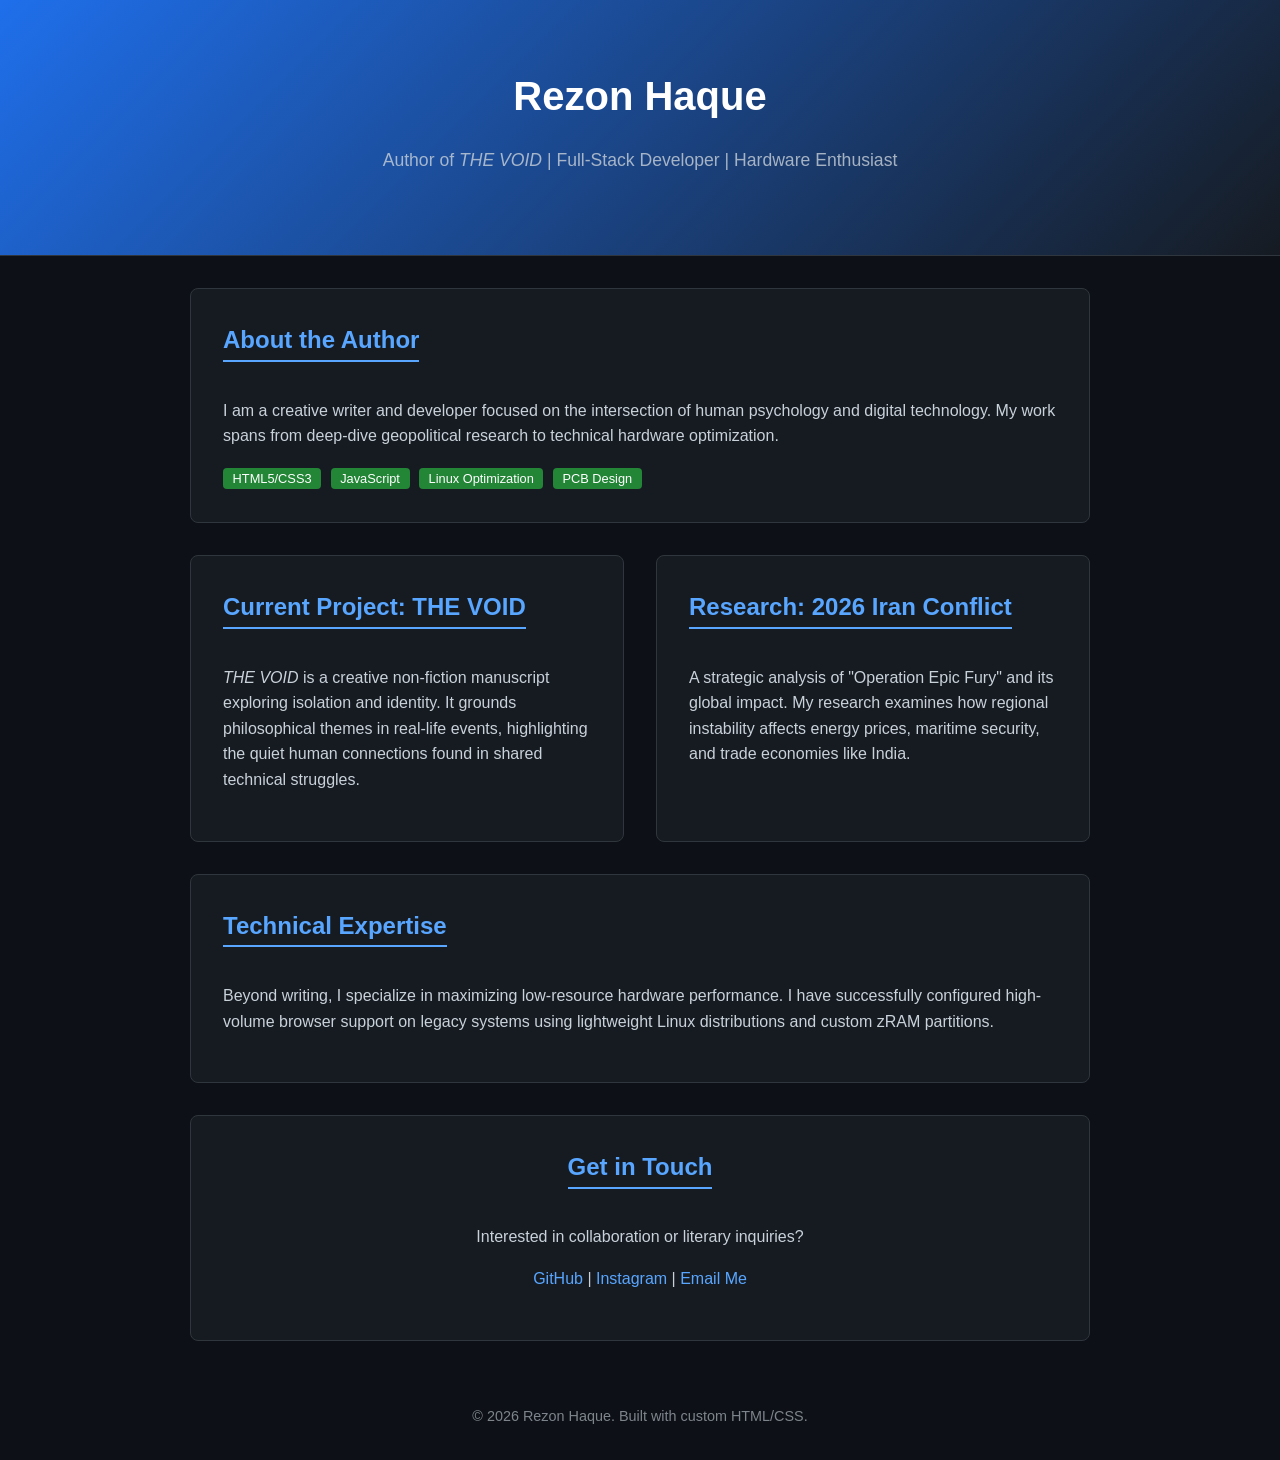
<file: Index.html>
<!DOCTYPE html>
<html lang="en">
<head>
    <meta charset="UTF-8">
    <meta name="viewport" content="width=device-width, initial-scale=1.0">
    <title>Rezon Haque | Author & Developer</title>
    <style>
        /* CSS Integration */
        :root {
            --bg-color: #0d1117;
            --text-color: #c9d1d9;
            --accent-color: #58a6ff;
            --card-bg: #161b22;
            --border-color: #30363d;
        }

        body {
            font-family: 'Segoe UI', Tahoma, Geneva, Verdana, sans-serif;
            background-color: var(--bg-color);
            color: var(--text-color);
            line-height: 1.6;
            margin: 0;
            padding: 0;
        }

        header {
            background: linear-gradient(135deg, #1f6feb, #161b22);
            padding: 4rem 2rem;
            text-align: center;
            border-bottom: 1px solid var(--border-color);
        }

        header h1 {
            margin: 0;
            font-size: 2.5rem;
            color: #fff;
        }

        header p {
            font-size: 1.1rem;
            opacity: 0.8;
        }

        .container {
            max-width: 900px;
            margin: 2rem auto;
            padding: 0 1rem;
        }

        .section {
            background: var(--card-bg);
            border: 1px solid var(--border-color);
            border-radius: 8px;
            padding: 2rem;
            margin-bottom: 2rem;
        }

        h2 {
            color: var(--accent-color);
            border-bottom: 2px solid var(--accent-color);
            display: inline-block;
            margin-top: 0;
        }

        .grid {
            display: grid;
            grid-template-columns: 1fr 1fr;
            gap: 2rem;
        }

        @media (max-width: 768px) {
            .grid { grid-template-columns: 1fr; }
        }

        .skill-tag {
            background: #238636;
            color: white;
            padding: 0.2rem 0.6rem;
            border-radius: 4px;
            font-size: 0.8rem;
            margin-right: 5px;
        }

        footer {
            text-align: center;
            padding: 2rem;
            font-size: 0.9rem;
            opacity: 0.6;
        }

        a { color: var(--accent-color); text-decoration: none; }
        a:hover { text-decoration: underline; }
    </style>
</head>
<body>

<header>
    <h1>Rezon Haque</h1>
    <p>Author of <i>THE VOID</i> | Full-Stack Developer | Hardware Enthusiast</p>
</header>

<div class="container">
    
    <div class="section">
        <h2>About the Author</h2>
        <p>I am a creative writer and developer focused on the intersection of human psychology and digital technology. My work spans from deep-dive geopolitical research to technical hardware optimization.</p>
        <div>
            <span class="skill-tag">HTML5/CSS3</span>
            <span class="skill-tag">JavaScript</span>
            <span class="skill-tag">Linux Optimization</span>
            <span class="skill-tag">PCB Design</span>
        </div>
    </div>

    <div class="grid">
        <div class="section">
            <h2>Current Project: THE VOID</h2>
            <p><i>THE VOID</i> is a creative non-fiction manuscript exploring isolation and identity. It grounds philosophical themes in real-life events, highlighting the quiet human connections found in shared technical struggles.</p>
        </div>

        <div class="section">
            <h2>Research: 2026 Iran Conflict</h2>
            <p>A strategic analysis of "Operation Epic Fury" and its global impact. My research examines how regional instability affects energy prices, maritime security, and trade economies like India.</p>
        </div>
    </div>

    <div class="section">
        <h2>Technical Expertise</h2>
        <p>Beyond writing, I specialize in maximizing low-resource hardware performance. I have successfully configured high-volume browser support on legacy systems using lightweight Linux distributions and custom zRAM partitions.</p>
    </div>

    <div class="section" style="text-align: center;">
        <h2>Get in Touch</h2>
        <p>Interested in collaboration or literary inquiries?</p>
        <p>
            <a href="https://github.com/Rezon-Dev">GitHub</a> | 
            <a href="#">Instagram</a> | 
            <a href="#">Email Me</a>
        </p>
    </div>

</div>

<footer>
    &copy; 2026 Rezon Haque. Built with custom HTML/CSS.
</footer>

</body>
</html>
</file>
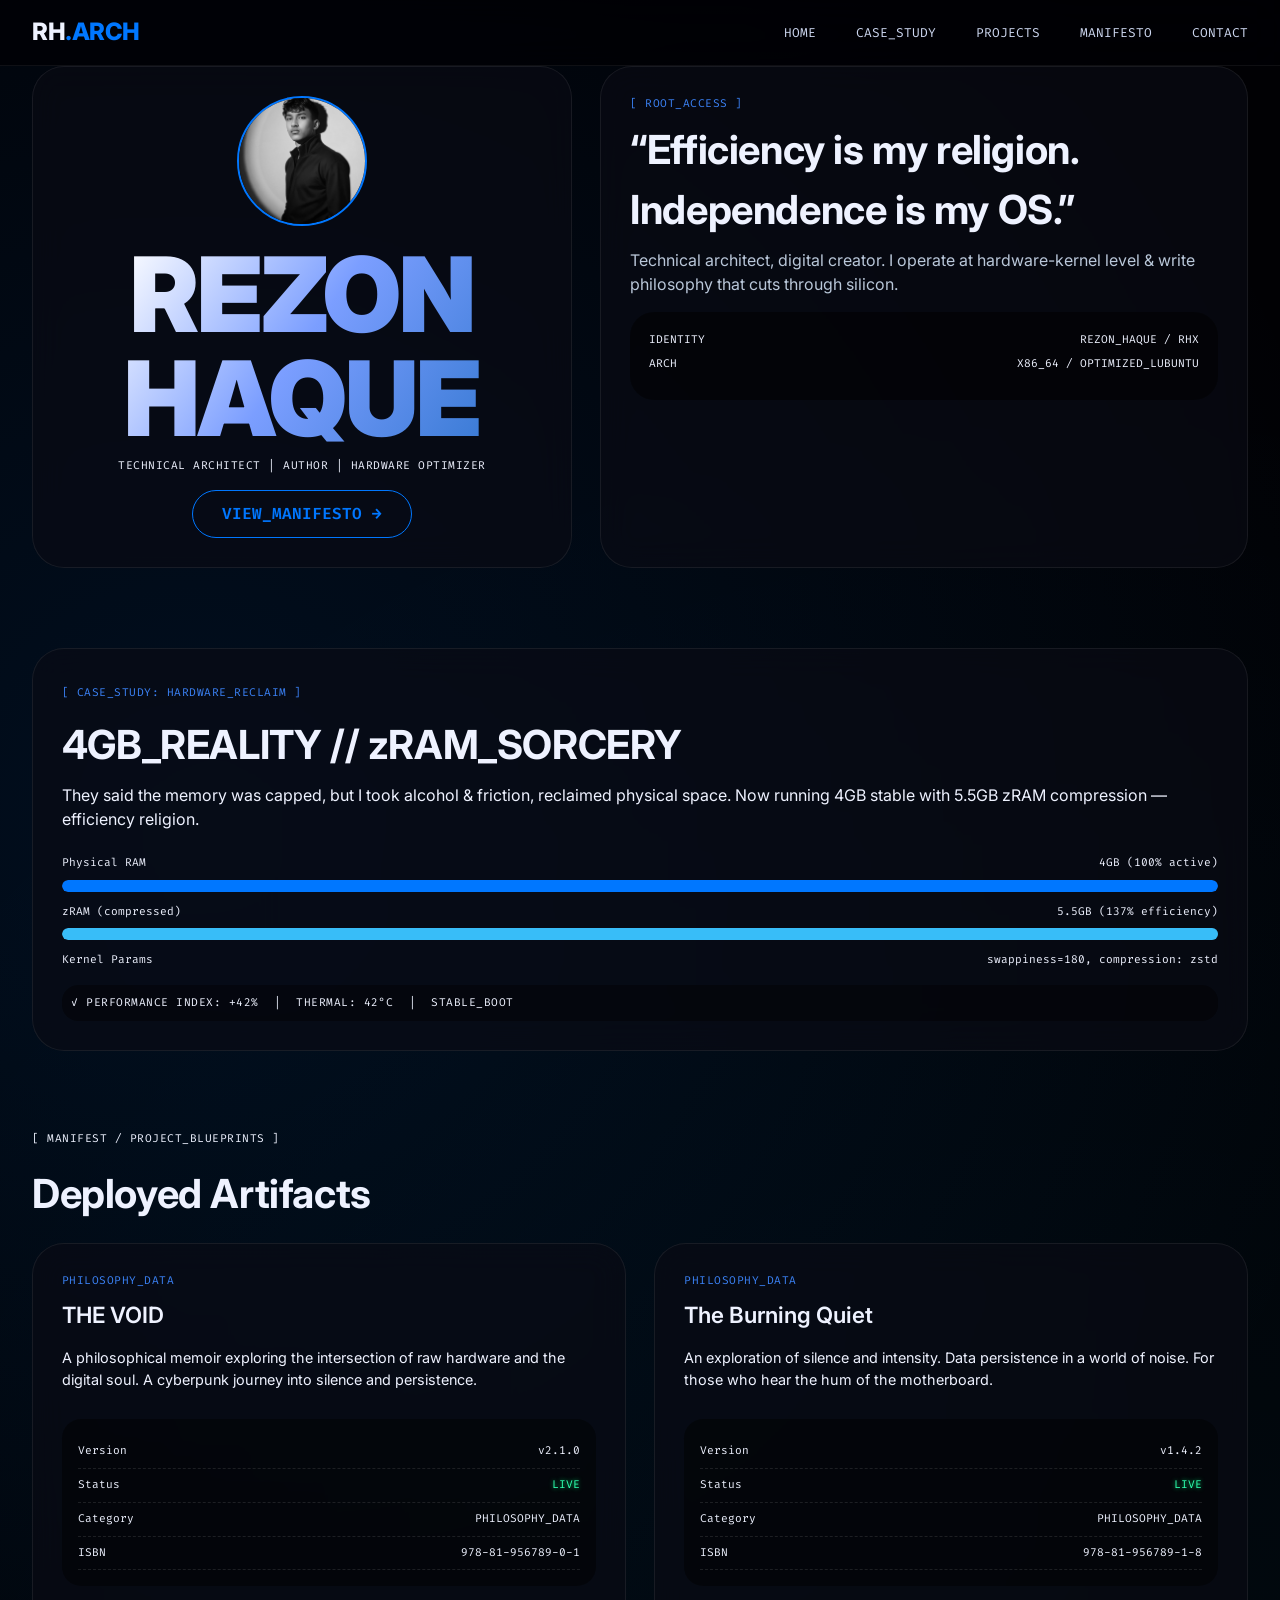
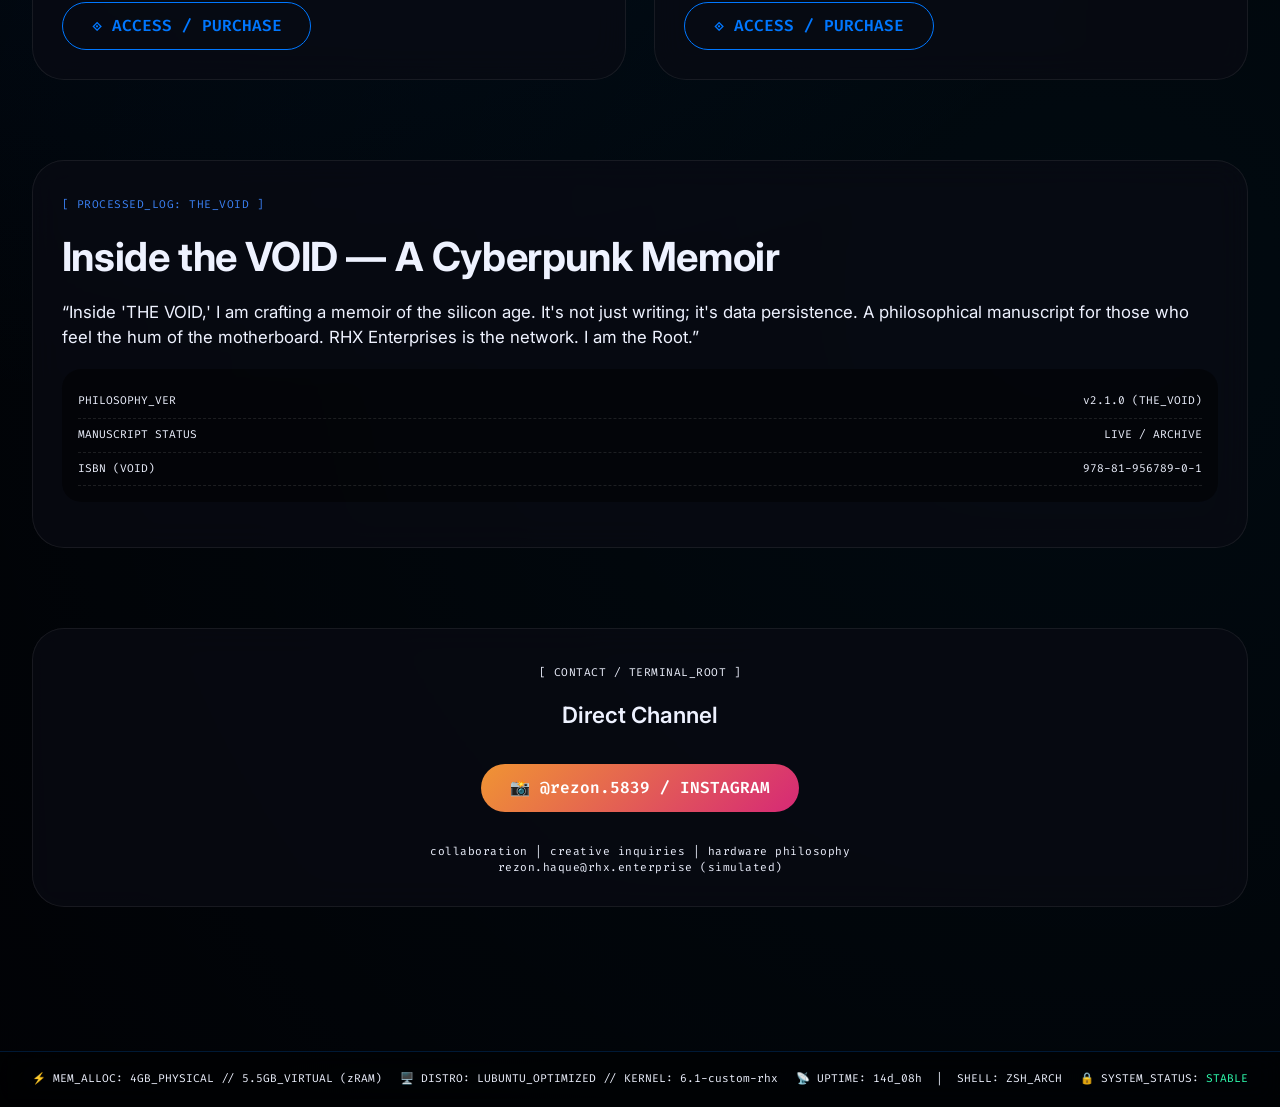
<file: index.html>
<!DOCTYPE html>
<html lang="en">
<head>
    <link rel="icon" type="image/jpeg" href="Rezon.jpeg">
    
    <meta charset="UTF-8">
    <meta name="viewport" content="width=device-width, initial-scale=1.0, viewport-fit=cover">
    <meta name="description" content="RHX Enterprises – Technical Architecture Division | Rezon Haque: Hardware Optimization, Digital Philosophy, Author of THE VOID">
    <title>RHX ENTERPRISE // REZON HAQUE · Technical Architecture</title>
    <link rel="preconnect" href="https://fonts.googleapis.com">
    <link rel="preconnect" href="https://fonts.gstatic.com" crossorigin>
    <link href="https://fonts.googleapis.com/css2?family=Inter:opsz,wght@14..32,300;14..32,500;14..32,700;14..32,800;14..32,900&family=Fira+Code:wght@400;500;600&display=swap" rel="stylesheet">
    <style>
        /* ---------- RESET & BASE (LOW-OVERHEAD) ---------- */
        * {
            margin: 0;
            padding: 0;
            box-sizing: border-box;
        }

        body {
            background: #010104;
            background-image: radial-gradient(circle at 15% 30%, rgba(0, 113, 227, 0.12) 0%, rgba(0,0,0,0) 55%),
                              radial-gradient(circle at 85% 70%, rgba(0, 180, 250, 0.05) 0%, transparent 70%);
            color: #eef2ff;
            font-family: 'Inter', sans-serif;
            line-height: 1.5;
            font-weight: 400;
            scroll-behavior: smooth;
        }

        /* glass core */
        .glass-card {
            background: rgba(12, 14, 22, 0.65);
            backdrop-filter: blur(16px);
            border: 1px solid rgba(255, 255, 255, 0.08);
            border-radius: 2rem;
            transition: all 0.25s ease;
        }

        /* fluid typography */
        h1, .hero-name {
            font-size: clamp(2.8rem, 12vw, 6.5rem);
            font-weight: 900;
            letter-spacing: -0.02em;
            line-height: 1;
            background: linear-gradient(125deg, #FFFFFF, #7B9EFF, #3A7BD5);
            background-clip: text;
            -webkit-background-clip: text;
            color: transparent;
        }

        h2 {
            font-size: clamp(1.6rem, 5vw, 2.5rem);
            font-weight: 700;
            letter-spacing: -0.01em;
        }

        h3 {
            font-size: 1.4rem;
            font-weight: 600;
        }

        .tech-mono {
            font-family: 'Fira Code', monospace;
            font-size: 0.7rem;
            letter-spacing: 0.5px;
        }

        /* layout containers */
        .container {
            max-width: 1400px;
            margin: 0 auto;
            padding: 0 20px;
        }

        section {
            margin-bottom: 5rem;
        }

        /* ---------- NAVBAR (SMART GLASS) ---------- */
        .navbar {
            position: sticky;
            top: 0;
            width: 100%;
            z-index: 1100;
            background: rgba(1, 1, 5, 0.75);
            backdrop-filter: blur(20px);
            border-bottom: 1px solid rgba(255,255,255,0.06);
            padding: 0.9rem 2rem;
            display: flex;
            justify-content: space-between;
            align-items: center;
        }

        .logo {
            font-weight: 800;
            font-size: 1.5rem;
            letter-spacing: -0.5px;
        }
        .logo span { color: #0077ff; }

        .nav-links-desktop {
            display: flex;
            gap: 2.5rem;
            font-family: 'Fira Code', monospace;
            font-size: 0.8rem;
        }
        .nav-links-desktop a {
            color: #ccd6f0;
            text-decoration: none;
            transition: 0.2s;
        }
        .nav-links-desktop a:hover { color: #0077ff; border-bottom: 1px solid #0077ff; }

        /* mobile hamburger */
        .mobile-menu-btn {
            display: none;
            background: none;
            border: none;
            cursor: pointer;
            width: 48px;
            height: 48px;
            justify-content: center;
            align-items: center;
            flex-direction: column;
            gap: 6px;
        }
        .mobile-menu-btn span {
            width: 28px;
            height: 2px;
            background: white;
            border-radius: 4px;
            transition: 0.2s;
        }

        /* fullscreen overlay menu (mobile) */
        .fullscreen-overlay {
            position: fixed;
            top: 0;
            left: 0;
            width: 100%;
            height: 100%;
            background: rgba(2, 2, 8, 0.98);
            backdrop-filter: blur(24px);
            z-index: 2000;
            display: flex;
            flex-direction: column;
            justify-content: center;
            align-items: center;
            gap: 2rem;
            opacity: 0;
            visibility: hidden;
            transition: all 0.25s ease;
        }
        .fullscreen-overlay.active {
            opacity: 1;
            visibility: visible;
        }
        .overlay-link {
            font-family: 'Fira Code', monospace;
            font-size: clamp(1.4rem, 6vw, 2.2rem);
            font-weight: 600;
            color: white;
            text-decoration: none;
            padding: 0.8rem 2rem;
            min-height: 64px;
            display: flex;
            align-items: center;
            transition: 0.2s;
            border-radius: 60px;
        }
        .overlay-link:hover { background: rgba(0,119,255,0.2); transform: scale(1.02);}
        .close-overlay {
            position: absolute;
            top: 30px;
            right: 30px;
            font-size: 2rem;
            cursor: pointer;
            padding: 12px;
        }

        /* Bento Grid (responsive) */
        .bento-grid {
            display: grid;
            grid-template-columns: 1fr;
            gap: 1.8rem;
        }
        .hero-grid {
            display: grid;
            grid-template-columns: 1fr;
            gap: 1.8rem;
            margin-bottom: 2rem;
        }
        /* project grid specific */
        .projects-grid {
            display: grid;
            grid-template-columns: 1fr;
            gap: 1.8rem;
            margin-top: 1.2rem;
        }

        /* card styling */
        .bento-card {
            background: rgba(10, 12, 20, 0.65);
            backdrop-filter: blur(16px);
            border: 1px solid rgba(255,255,255,0.07);
            border-radius: 2rem;
            padding: 1.8rem;
            transition: transform 0.2s ease, border-color 0.2s;
        }
        .bento-card:hover {
            transform: scale(1.01);
            border-color: rgba(0,119,255,0.4);
        }

        .profile-card {
            text-align: center;
            display: flex;
            flex-direction: column;
            align-items: center;
        }
        .profile-photo {
            width: 130px;
            height: 130px;
            border-radius: 50%;
            border: 2px solid #0077ff;
            overflow: hidden;
            margin-bottom: 1rem;
            background: #0a0c14;
        }
        .profile-photo img { width: 100%; height: 100%; object-fit: cover; filter: grayscale(0.2);}
        .btn {
            display: inline-flex;
            align-items: center;
            justify-content: center;
            min-height: 48px;
            padding: 0 1.8rem;
            background: transparent;
            border: 1px solid #0077ff;
            border-radius: 60px;
            font-family: 'Fira Code', monospace;
            font-weight: 600;
            color: #0077ff;
            transition: 0.2s;
            cursor: pointer;
            text-decoration: none;
        }
        .btn:hover {
            background: #0077ff;
            color: white;
            transform: scale(1.02);
            box-shadow: 0 8px 20px rgba(0,119,255,0.2);
        }

        /* hardware spec-stats */
        .hardware-stat {
            background: rgba(0,0,0,0.5);
            border-radius: 1.5rem;
            padding: 1.2rem;
            margin-top: 1rem;
        }
        .memory-bar-bg {
            background: #1e1f2c;
            border-radius: 20px;
            height: 12px;
            overflow: hidden;
        }
        .memory-fill {
            width: 0%;
            height: 100%;
            background: #0077ff;
            border-radius: 20px;
            transition: width 1s cubic-bezier(0.2,0.9,0.4,1.1);
        }
        .stat-row {
            display: flex;
            justify-content: space-between;
            font-family: 'Fira Code', monospace;
            font-size: 0.7rem;
            margin-bottom: 8px;
        }

        /* project spec sheet styling */
        .spec-sheet {
            background: rgba(0,0,0,0.45);
            border-radius: 1.2rem;
            padding: 1rem;
            margin: 1rem 0;
            font-family: 'Fira Code', monospace;
            font-size: 0.7rem;
        }
        .spec-item {
            display: flex;
            justify-content: space-between;
            border-bottom: 1px dashed rgba(255,255,255,0.1);
            padding: 0.5rem 0;
        }
        .status-badge {
            color: #2effb0;
            text-shadow: 0 0 4px #00cc66;
        }

        /* skeleton shimmer */
        .skeleton-card {
            background: linear-gradient(110deg, #141824 8%, #202432 18%, #141824 33%);
            background-size: 200% 100%;
            animation: shimmer 1.6s linear infinite;
            border-radius: 2rem;
            min-height: 280px;
        }
        @keyframes shimmer {
            to { background-position: -200% 0; }
        }

        /* system footer */
        .sys-footer {
            background: rgba(0,0,0,0.5);
            backdrop-filter: blur(12px);
            border-top: 1px solid rgba(0,119,255,0.2);
            padding: 1.2rem 2rem;
            margin-top: 4rem;
            font-family: 'Fira Code', monospace;
            font-size: 0.7rem;
            display: flex;
            flex-wrap: wrap;
            justify-content: space-between;
            gap: 1rem;
        }

        /* responsive */
        @media (min-width: 768px) {
            .hero-grid {
                grid-template-columns: 1fr 1fr;
            }
            .projects-grid {
                grid-template-columns: repeat(2, 1fr);
            }
            .bento-grid {
                grid-template-columns: repeat(2, 1fr);
            }
            .container {
                padding: 0 2rem;
            }
        }

        @media (min-width: 1024px) {
            .projects-grid {
                grid-template-columns: repeat(2, 1fr);
            }
            .hero-grid {
                grid-template-columns: 1fr 1.2fr;
            }
        }

        @media (max-width: 767px) {
            .nav-links-desktop { display: none; }
            .mobile-menu-btn { display: flex; }
            .navbar { padding: 0.8rem 1.2rem; }
        }

        /* touch targets */
        button, .btn, .overlay-link, .mobile-menu-btn {
            cursor: pointer;
            touch-action: manipulation;
        }

        footer p { font-size: 0.7rem; opacity: 0.6; }
        .time-stamp { color: #3b82f6; }

        .bmc-container {
    margin-top: 20px; /* Space between Instagram and Coffee button */
    display: flex;
    justify-content: center; /* Centers the button if your links are centered */
    transition: transform 0.3s ease;
}

.bmc-container:hover {
    transform: scale(1.05); /* Adds a subtle high-end interaction */
}

/* Ensure the generated button matches your site's border-radius if needed */
.bmc-btn {
    border-radius: 12px !important; 
    box-shadow: 0 4px 15px rgba(0,0,0,0.1) !important;
}
        
    </style>
</head>
<body>

<!-- mobile fullscreen menu overlay -->
<div class="fullscreen-overlay" id="mobileOverlay">
    <div class="close-overlay" id="closeMenuBtn">✕</div>
    <a href="#hero" class="overlay-link" data-section="hero">🏠 HOME / ARCHITECT</a>
    <a href="#hardware-case" class="overlay-link" data-section="hardware">⚙️ 4GB_CASE_STUDY</a>
    <a href="#projects-section" class="overlay-link" data-section="projects">📡 PROJECT_BLUEPRINTS</a>
    <a href="#philosophy" class="overlay-link" data-section="philosophy">📖 THE_VOID_MANIFESTO</a>
    <a href="#contact" class="overlay-link" data-section="contact">📬 CONTACT_TERMINAL</a>
</div>

<!-- smart glass navbar -->
<nav class="navbar">
    <div class="logo">RH<span>.ARCH</span></div>
    <div class="nav-links-desktop">
        <a href="#hero">HOME</a>
        <a href="#hardware-case">CASE_STUDY</a>
        <a href="#projects-section">PROJECTS</a>
        <a href="#philosophy">MANIFESTO</a>
        <a href="#contact">CONTACT</a>
    </div>
    <button class="mobile-menu-btn" id="menuToggleBtn" aria-label="Menu">
        <span></span><span></span><span></span>
    </button>
</nav>

<main class="container">
    <!-- Hero / Profile section -->
    <section id="hero">
        <div class="hero-grid">
            <div class="bento-card profile-card">
                <div class="profile-photo">
                    <img src="Rezon.jpeg" alt="Rezon Haque" onerror="this.src='https://placehold.co/400x400/0a0c14/0077ff?text=REZON+HAQUE'">
                </div>
                <h1 class="hero-name">REZON<br>HAQUE</h1>
                <div class="tech-mono" style="margin: 0.5rem 0 1rem;">TECHNICAL ARCHITECT | AUTHOR | HARDWARE OPTIMIZER</div>
                <a href="#philosophy" class="btn">VIEW_MANIFESTO →</a>
            </div>
            <div class="bento-card">
                <div class="tech-mono" style="color:#3b82f6;">[ ROOT_ACCESS ]</div>
                <h2 style="margin: 0.5rem 0;">“Efficiency is my religion. Independence is my OS.”</h2>
                <p style="margin-top: 0.5rem; color: #b9c7d9;">Technical architect, digital creator. I operate at hardware-kernel level & write philosophy that cuts through silicon.</p>
                <div class="hardware-stat">
                    <div class="stat-row"><span>IDENTITY</span><span>REZON_HAQUE / RHX</span></div>
                    <div class="stat-row"><span>ARCH</span><span>X86_64 / OPTIMIZED_LUBUNTU</span></div>
                </div>
            </div>
        </div>
    </section>

    <!-- Hardware Case Study: 4GB Reality + zRAM -->
    <section id="hardware-case">
        <div class="bento-card">
            <span class="tech-mono" style="color:#3b82f6;">[ CASE_STUDY: HARDWARE_RECLAIM ]</span>
            <h2 style="margin: 0.8rem 0 0.5rem;">4GB_REALITY // zRAM_SORCERY</h2>
            <p>They said the memory was capped, but I took alcohol & friction, reclaimed physical space. Now running 4GB stable with 5.5GB zRAM compression — efficiency religion.</p>
            <div style="margin-top: 1.5rem;">
                <div class="stat-row"><span>Physical RAM</span><span>4GB (100% active)</span></div>
                <div class="memory-bar-bg"><div class="memory-fill" style="width:100%"></div></div>
                <div class="stat-row" style="margin-top: 12px;"><span>zRAM (compressed)</span><span>5.5GB (137% efficiency)</span></div>
                <div class="memory-bar-bg"><div class="memory-fill" style="width:137%; background: #38bdf8;"></div></div>
                <div class="stat-row" style="margin-top: 12px;"><span>Kernel Params</span><span>swappiness=180, compression: zstd</span></div>
            </div>
            <div class="tech-mono" style="margin-top: 1rem; background: rgba(0,0,0,0.4); padding: 0.6rem; border-radius: 1rem;">✓ PERFORMANCE INDEX: +42% &nbsp;|&nbsp; THERMAL: 42°C &nbsp;|&nbsp; STABLE_BOOT</div>
        </div>
    </section>

    <!-- Projects Section (Dynamic from list.json) -->
    <section id="projects-section">
        <div class="tech-mono" style="margin-bottom: 1rem;">[ MANIFEST / PROJECT_BLUEPRINTS ]</div>
        <h2>Deployed Artifacts</h2>
        <div id="projectsContainer" class="projects-grid">
            <!-- skeleton loader appears here -->
            <div class="skeleton-card" style="height: 300px;"></div>
            <div class="skeleton-card" style="height: 300px;"></div>
        </div>
    </section>

    <!-- Philosophy / THE VOID manifesto -->
    <section id="philosophy">
        <div class="bento-card">
            <span class="tech-mono" style="color:#3b82f6;">[ PROCESSED_LOG: THE_VOID ]</span>
            <h2 style="margin: 0.8rem 0;">Inside the VOID — A Cyberpunk Memoir</h2>
            <p style="font-size: 1.05rem; line-height: 1.5;">“Inside 'THE VOID,' I am crafting a memoir of the silicon age. It's not just writing; it's data persistence. A philosophical manuscript for those who feel the hum of the motherboard. RHX Enterprises is the network. I am the Root.”</p>
            <div class="spec-sheet" style="margin-top: 1.2rem;">
                <div class="spec-item"><span>PHILOSOPHY_VER</span><span>v2.1.0 (THE_VOID)</span></div>
                <div class="spec-item"><span>MANUSCRIPT STATUS</span><span>LIVE / ARCHIVE</span></div>
                <div class="spec-item"><span>ISBN (VOID)</span><span>978-81-956789-0-1</span></div>
            </div>
        </div>
    </section>

    <!-- Contact Terminal -->
    <section id="contact">
        <div class="bento-card" style="text-align: center;">
            <span class="tech-mono">[ CONTACT / TERMINAL_ROOT ]</span>
            <h3 style="margin: 1rem 0;">Direct Channel</h3>
            <a href="https://www.instagram.com/rezon.5839/" target="_blank" class="btn" style="margin: 1rem auto; background: linear-gradient(135deg, #f09433, #d62976); border: none; color: white;">📸 @rezon.5839 / INSTAGRAM</a>
            <p class="tech-mono" style="margin-top: 1rem;">collaboration | creative inquiries | hardware philosophy</p>
            <p class="tech-mono">rezon.haque@rhx.enterprise (simulated)</p>
        </div>
    </section>
    <!-- The Buy Me a Coffee Integration -->
<div class="bmc-container">
  <script type="text/javascript" 
          src="https://cdnjs.buymeacoffee.com/1.0.0/button.prod.min.js" 
          data-name="bmc-button" 
          data-slug="rezonhaqueb" 
          data-color="#FFDD00" 
          data-emoji=""  
          data-font="Cookie" 
          data-text="Fuel the hardware lab" 
          data-outline-color="#000000" 
          data-font-color="#000000" 
          data-coffee-color="#ffffff">
  </script>
</div>
</main>

<!-- System Metrics Footer (live tech strings) -->
<footer class="sys-footer">
    <div>⚡ MEM_ALLOC: 4GB_PHYSICAL // 5.5GB_VIRTUAL (zRAM)</div>
    <div>🖥️ DISTRO: LUBUNTU_OPTIMIZED // KERNEL: 6.1-custom-rhx</div>
    <div>📡 UPTIME: 14d_08h &nbsp;|&nbsp; SHELL: ZSH_ARCH</div>
    <div>🔒 SYSTEM_STATUS: <span style="color:#2effb0;">STABLE</span></div>
</footer>

<script>
    // pure vanilla JS - dynamic project loader from external list.json
    const projectsGrid = document.getElementById('projectsContainer');

    // Helper: create spec sheet card from project data
    function createProjectCard(project) {
        const name = project.name || project.title || "Untitled Blueprint";
        const description = project.description || "No technical description provided.";
        const version = project.version || "v1.0.0";
        const status = project.status || "LIVE";
        const category = project.category || "PHILOSOPHY_DATA";
        const link = project.link || "#";

        const card = document.createElement('div');
        card.className = 'bento-card';
        card.style.display = 'flex';
        card.style.flexDirection = 'column';
        card.innerHTML = `
            <div class="tech-mono" style="color:#3b82f6;">${category}</div>
            <h3 style="margin: 0.5rem 0;">${escapeHtml(name)}</h3>
            <p style="margin: 0.5rem 0 0.8rem; font-size:0.9rem;">${escapeHtml(description)}</p>
            <div class="spec-sheet">
                <div class="spec-item"><span>Version</span><span>${escapeHtml(version)}</span></div>
                <div class="spec-item"><span>Status</span><span class="status-badge">${escapeHtml(status)}</span></div>
                <div class="spec-item"><span>Category</span><span>${escapeHtml(category)}</span></div>
                ${project.isbn ? `<div class="spec-item"><span>ISBN</span><span>${escapeHtml(project.isbn)}</span></div>` : ''}
            </div>
            <a href="${link}" target="_blank" class="btn" style="margin-top: auto; align-self: flex-start;">⟐ ACCESS / PURCHASE</a>
        `;
        return card;
    }

    function escapeHtml(str) {
        if (!str) return '';
        return str.replace(/[&<>]/g, function(m) {
            if (m === '&') return '&amp;';
            if (m === '<') return '&lt;';
            if (m === '>') return '&gt;';
            return m;
        });
    }

    async function loadProjects() {
        // show skeleton
        if (projectsGrid) {
            projectsGrid.innerHTML = `
                <div class="skeleton-card" style="height: 320px;"></div>
                <div class="skeleton-card" style="height: 320px;"></div>
            `;
        }
        try {
            const response = await fetch('./projects/list.json');
            if (!response.ok) throw new Error(`HTTP ${response.status}`);
            let projects = await response.json();
            if (!Array.isArray(projects)) projects = [];
            
            // enrich if necessary, but ensure each item has expected fields
            const fallbackEnhance = projects.map(p => {
                if (p.name === "THE VOID" || p.title === "THE VOID") {
                    return { ...p, name: "THE VOID", version: p.version || "v2.1.0", status: "LIVE", category: "PHILOSOPHY_DATA", isbn: "978-81-956789-0-1", link: p.link || "https://pothi.com/rezon-haque-void" };
                } else if (p.name === "The Burning Quiet" || p.title === "The Burning Quiet") {
                    return { ...p, name: "The Burning Quiet", version: p.version || "v1.4.2", status: "LIVE", category: "PHILOSOPHY_DATA", isbn: "978-81-956789-1-8", link: p.link || "https://pothi.com/rezon-haque-burning-quiet-0" };
                }
                return { ...p, version: p.version || "v1.0", status: p.status || "LIVE", category: p.category || "PHILOSOPHY_DATA" };
            });
            
            if (fallbackEnhance.length === 0) throw new Error("Empty dataset");
            renderProjectCards(fallbackEnhance);
        } catch (err) {
            console.warn("Using inline fallback data (list.json not found)", err);
            const fallbackProjects = [
                { name: "THE VOID", description: "A philosophical memoir exploring raw hardware and digital soul. Cyberpunk introspection.", version: "v2.1.0", status: "LIVE", category: "PHILOSOPHY_DATA", link: "https://pothi.com/rezon-haque-void", isbn: "978-81-956789-0-1" },
                { name: "The Burning Quiet", description: "Data persistence in a world of noise. Silence & intensity on the motherboard.", version: "v1.4.2", status: "LIVE", category: "PHILOSOPHY_DATA", link: "https://pothi.com/rezon-haque-burning-quiet-0", isbn: "978-81-956789-1-8" }
            ];
            renderProjectCards(fallbackProjects);
        }
    }

    function renderProjectCards(projectsArray) {
        if (!projectsGrid) return;
        projectsGrid.innerHTML = '';
        projectsArray.forEach(proj => {
            const card = createProjectCard(proj);
            projectsGrid.appendChild(card);
        });
    }

    // Mobile menu overlay logic (touch-friendly)
    const overlay = document.getElementById('mobileOverlay');
    const menuBtn = document.getElementById('menuToggleBtn');
    const closeBtn = document.getElementById('closeMenuBtn');
    const overlayLinks = document.querySelectorAll('.overlay-link');

    function openMenu() { overlay.classList.add('active'); document.body.style.overflow = 'hidden'; }
    function closeMenu() { overlay.classList.remove('active'); document.body.style.overflow = ''; }

    if (menuBtn) menuBtn.addEventListener('click', openMenu);
    if (closeBtn) closeBtn.addEventListener('click', closeMenu);
    overlayLinks.forEach(link => {
        link.addEventListener('click', (e) => {
            closeMenu();
            const targetId = link.getAttribute('href')?.substring(1);
            if (targetId) {
                const targetEl = document.getElementById(targetId);
                if (targetEl) targetEl.scrollIntoView({ behavior: 'smooth', block: 'start' });
            }
        });
    });
    overlay.addEventListener('click', (e) => { if (e.target === overlay) closeMenu(); });

    // ensure memory-fill animation after load
    window.addEventListener('load', () => {
        loadProjects();
        // small hardware visualization already width set; but smooth reflow
        const fills = document.querySelectorAll('.memory-fill');
        fills.forEach(fill => {
            const width = fill.style.width;
            if (width === '100%') fill.style.width = '100%';
            if (width === '137%') fill.style.width = '137%';
        });
    });
    
    // cross - fix for desktop anchor smoothness + set consistent
    document.querySelectorAll('.nav-links-desktop a, .btn[href^="#"]').forEach(anchor => {
        anchor.addEventListener('click', function(e) {
            const href = this.getAttribute('href');
            if (href && href.startsWith('#')) {
                e.preventDefault();
                const target = document.querySelector(href);
                if (target) target.scrollIntoView({ behavior: 'smooth' });
            }
        });
    });
</script>
</body>
</html>
</file>
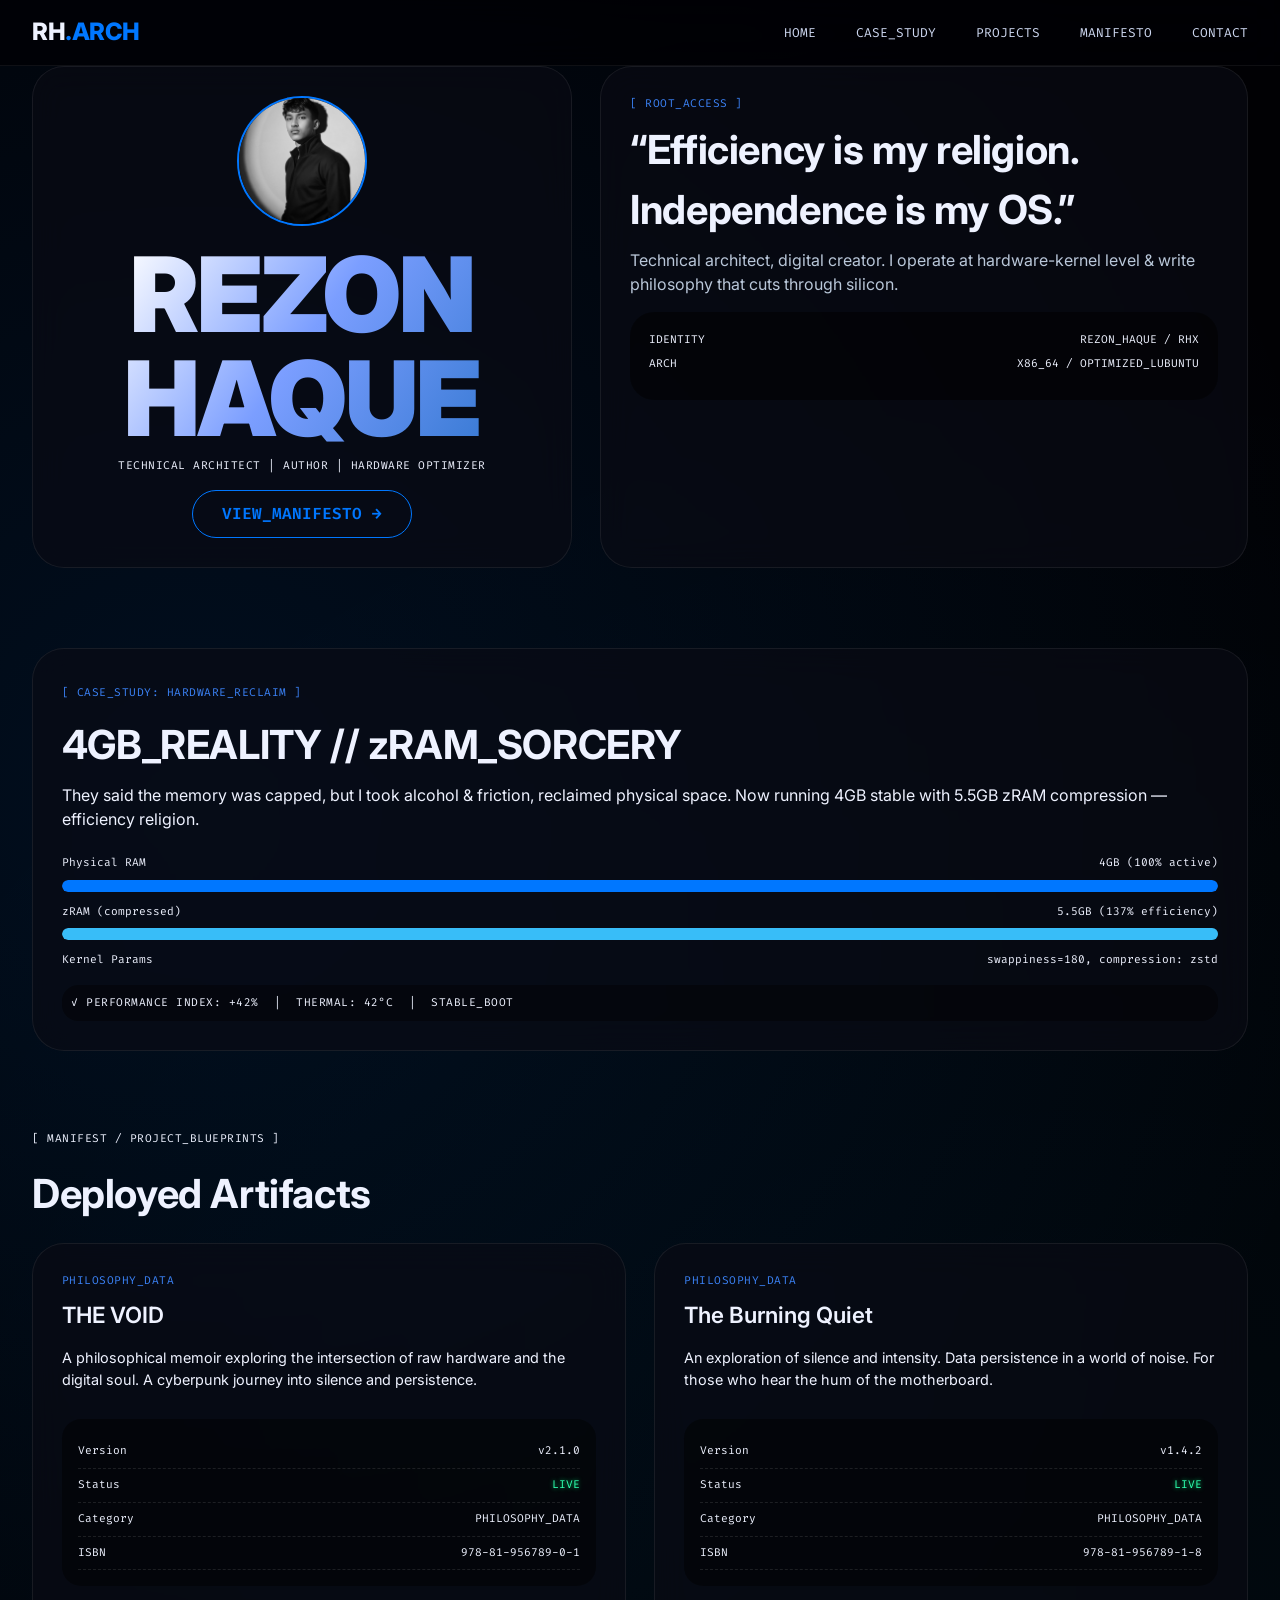
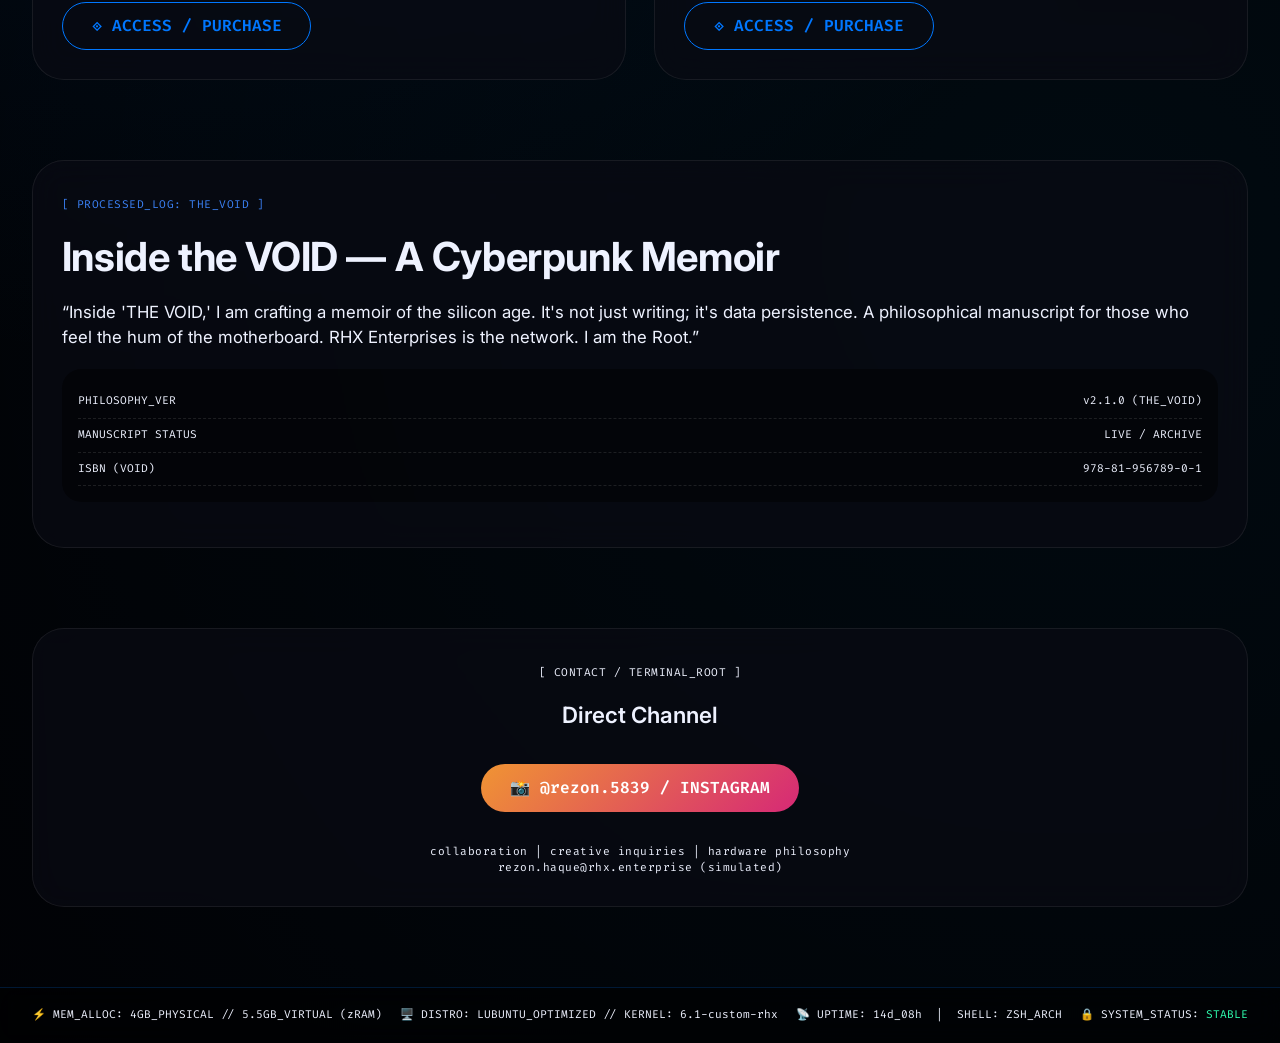
<file: deepseek_html_20260511_0c20d6.html>
<!DOCTYPE html>
<html lang="en">
<head>
    <meta charset="UTF-8">
    <meta name="viewport" content="width=device-width, initial-scale=1.0, viewport-fit=cover">
    <meta name="description" content="RHX Enterprises – Technical Architecture Division | Rezon Haque: Hardware Optimization, Digital Philosophy, Author of THE VOID">
    <title>RHX ENTERPRISE // REZON HAQUE · Technical Architecture</title>
    <link rel="preconnect" href="https://fonts.googleapis.com">
    <link rel="preconnect" href="https://fonts.gstatic.com" crossorigin>
    <link href="https://fonts.googleapis.com/css2?family=Inter:opsz,wght@14..32,300;14..32,500;14..32,700;14..32,800;14..32,900&family=Fira+Code:wght@400;500;600&display=swap" rel="stylesheet">
    <style>
        /* ---------- RESET & BASE (LOW-OVERHEAD) ---------- */
        * {
            margin: 0;
            padding: 0;
            box-sizing: border-box;
        }

        body {
            background: #010104;
            background-image: radial-gradient(circle at 15% 30%, rgba(0, 113, 227, 0.12) 0%, rgba(0,0,0,0) 55%),
                              radial-gradient(circle at 85% 70%, rgba(0, 180, 250, 0.05) 0%, transparent 70%);
            color: #eef2ff;
            font-family: 'Inter', sans-serif;
            line-height: 1.5;
            font-weight: 400;
            scroll-behavior: smooth;
        }

        /* glass core */
        .glass-card {
            background: rgba(12, 14, 22, 0.65);
            backdrop-filter: blur(16px);
            border: 1px solid rgba(255, 255, 255, 0.08);
            border-radius: 2rem;
            transition: all 0.25s ease;
        }

        /* fluid typography */
        h1, .hero-name {
            font-size: clamp(2.8rem, 12vw, 6.5rem);
            font-weight: 900;
            letter-spacing: -0.02em;
            line-height: 1;
            background: linear-gradient(125deg, #FFFFFF, #7B9EFF, #3A7BD5);
            background-clip: text;
            -webkit-background-clip: text;
            color: transparent;
        }

        h2 {
            font-size: clamp(1.6rem, 5vw, 2.5rem);
            font-weight: 700;
            letter-spacing: -0.01em;
        }

        h3 {
            font-size: 1.4rem;
            font-weight: 600;
        }

        .tech-mono {
            font-family: 'Fira Code', monospace;
            font-size: 0.7rem;
            letter-spacing: 0.5px;
        }

        /* layout containers */
        .container {
            max-width: 1400px;
            margin: 0 auto;
            padding: 0 20px;
        }

        section {
            margin-bottom: 5rem;
        }

        /* ---------- NAVBAR (SMART GLASS) ---------- */
        .navbar {
            position: sticky;
            top: 0;
            width: 100%;
            z-index: 1100;
            background: rgba(1, 1, 5, 0.75);
            backdrop-filter: blur(20px);
            border-bottom: 1px solid rgba(255,255,255,0.06);
            padding: 0.9rem 2rem;
            display: flex;
            justify-content: space-between;
            align-items: center;
        }

        .logo {
            font-weight: 800;
            font-size: 1.5rem;
            letter-spacing: -0.5px;
        }
        .logo span { color: #0077ff; }

        .nav-links-desktop {
            display: flex;
            gap: 2.5rem;
            font-family: 'Fira Code', monospace;
            font-size: 0.8rem;
        }
        .nav-links-desktop a {
            color: #ccd6f0;
            text-decoration: none;
            transition: 0.2s;
        }
        .nav-links-desktop a:hover { color: #0077ff; border-bottom: 1px solid #0077ff; }

        /* mobile hamburger */
        .mobile-menu-btn {
            display: none;
            background: none;
            border: none;
            cursor: pointer;
            width: 48px;
            height: 48px;
            justify-content: center;
            align-items: center;
            flex-direction: column;
            gap: 6px;
        }
        .mobile-menu-btn span {
            width: 28px;
            height: 2px;
            background: white;
            border-radius: 4px;
            transition: 0.2s;
        }

        /* fullscreen overlay menu (mobile) */
        .fullscreen-overlay {
            position: fixed;
            top: 0;
            left: 0;
            width: 100%;
            height: 100%;
            background: rgba(2, 2, 8, 0.98);
            backdrop-filter: blur(24px);
            z-index: 2000;
            display: flex;
            flex-direction: column;
            justify-content: center;
            align-items: center;
            gap: 2rem;
            opacity: 0;
            visibility: hidden;
            transition: all 0.25s ease;
        }
        .fullscreen-overlay.active {
            opacity: 1;
            visibility: visible;
        }
        .overlay-link {
            font-family: 'Fira Code', monospace;
            font-size: clamp(1.4rem, 6vw, 2.2rem);
            font-weight: 600;
            color: white;
            text-decoration: none;
            padding: 0.8rem 2rem;
            min-height: 64px;
            display: flex;
            align-items: center;
            transition: 0.2s;
            border-radius: 60px;
        }
        .overlay-link:hover { background: rgba(0,119,255,0.2); transform: scale(1.02);}
        .close-overlay {
            position: absolute;
            top: 30px;
            right: 30px;
            font-size: 2rem;
            cursor: pointer;
            padding: 12px;
        }

        /* Bento Grid (responsive) */
        .bento-grid {
            display: grid;
            grid-template-columns: 1fr;
            gap: 1.8rem;
        }
        .hero-grid {
            display: grid;
            grid-template-columns: 1fr;
            gap: 1.8rem;
            margin-bottom: 2rem;
        }
        /* project grid specific */
        .projects-grid {
            display: grid;
            grid-template-columns: 1fr;
            gap: 1.8rem;
            margin-top: 1.2rem;
        }

        /* card styling */
        .bento-card {
            background: rgba(10, 12, 20, 0.65);
            backdrop-filter: blur(16px);
            border: 1px solid rgba(255,255,255,0.07);
            border-radius: 2rem;
            padding: 1.8rem;
            transition: transform 0.2s ease, border-color 0.2s;
        }
        .bento-card:hover {
            transform: scale(1.01);
            border-color: rgba(0,119,255,0.4);
        }

        .profile-card {
            text-align: center;
            display: flex;
            flex-direction: column;
            align-items: center;
        }
        .profile-photo {
            width: 130px;
            height: 130px;
            border-radius: 50%;
            border: 2px solid #0077ff;
            overflow: hidden;
            margin-bottom: 1rem;
            background: #0a0c14;
        }
        .profile-photo img { width: 100%; height: 100%; object-fit: cover; filter: grayscale(0.2);}
        .btn {
            display: inline-flex;
            align-items: center;
            justify-content: center;
            min-height: 48px;
            padding: 0 1.8rem;
            background: transparent;
            border: 1px solid #0077ff;
            border-radius: 60px;
            font-family: 'Fira Code', monospace;
            font-weight: 600;
            color: #0077ff;
            transition: 0.2s;
            cursor: pointer;
            text-decoration: none;
        }
        .btn:hover {
            background: #0077ff;
            color: white;
            transform: scale(1.02);
            box-shadow: 0 8px 20px rgba(0,119,255,0.2);
        }

        /* hardware spec-stats */
        .hardware-stat {
            background: rgba(0,0,0,0.5);
            border-radius: 1.5rem;
            padding: 1.2rem;
            margin-top: 1rem;
        }
        .memory-bar-bg {
            background: #1e1f2c;
            border-radius: 20px;
            height: 12px;
            overflow: hidden;
        }
        .memory-fill {
            width: 0%;
            height: 100%;
            background: #0077ff;
            border-radius: 20px;
            transition: width 1s cubic-bezier(0.2,0.9,0.4,1.1);
        }
        .stat-row {
            display: flex;
            justify-content: space-between;
            font-family: 'Fira Code', monospace;
            font-size: 0.7rem;
            margin-bottom: 8px;
        }

        /* project spec sheet styling */
        .spec-sheet {
            background: rgba(0,0,0,0.45);
            border-radius: 1.2rem;
            padding: 1rem;
            margin: 1rem 0;
            font-family: 'Fira Code', monospace;
            font-size: 0.7rem;
        }
        .spec-item {
            display: flex;
            justify-content: space-between;
            border-bottom: 1px dashed rgba(255,255,255,0.1);
            padding: 0.5rem 0;
        }
        .status-badge {
            color: #2effb0;
            text-shadow: 0 0 4px #00cc66;
        }

        /* skeleton shimmer */
        .skeleton-card {
            background: linear-gradient(110deg, #141824 8%, #202432 18%, #141824 33%);
            background-size: 200% 100%;
            animation: shimmer 1.6s linear infinite;
            border-radius: 2rem;
            min-height: 280px;
        }
        @keyframes shimmer {
            to { background-position: -200% 0; }
        }

        /* system footer */
        .sys-footer {
            background: rgba(0,0,0,0.5);
            backdrop-filter: blur(12px);
            border-top: 1px solid rgba(0,119,255,0.2);
            padding: 1.2rem 2rem;
            margin-top: 4rem;
            font-family: 'Fira Code', monospace;
            font-size: 0.7rem;
            display: flex;
            flex-wrap: wrap;
            justify-content: space-between;
            gap: 1rem;
        }

        /* responsive */
        @media (min-width: 768px) {
            .hero-grid {
                grid-template-columns: 1fr 1fr;
            }
            .projects-grid {
                grid-template-columns: repeat(2, 1fr);
            }
            .bento-grid {
                grid-template-columns: repeat(2, 1fr);
            }
            .container {
                padding: 0 2rem;
            }
        }

        @media (min-width: 1024px) {
            .projects-grid {
                grid-template-columns: repeat(2, 1fr);
            }
            .hero-grid {
                grid-template-columns: 1fr 1.2fr;
            }
        }

        @media (max-width: 767px) {
            .nav-links-desktop { display: none; }
            .mobile-menu-btn { display: flex; }
            .navbar { padding: 0.8rem 1.2rem; }
        }

        /* touch targets */
        button, .btn, .overlay-link, .mobile-menu-btn {
            cursor: pointer;
            touch-action: manipulation;
        }

        footer p { font-size: 0.7rem; opacity: 0.6; }
        .time-stamp { color: #3b82f6; }
    </style>
</head>
<body>

<!-- mobile fullscreen menu overlay -->
<div class="fullscreen-overlay" id="mobileOverlay">
    <div class="close-overlay" id="closeMenuBtn">✕</div>
    <a href="#hero" class="overlay-link" data-section="hero">🏠 HOME / ARCHITECT</a>
    <a href="#hardware-case" class="overlay-link" data-section="hardware">⚙️ 4GB_CASE_STUDY</a>
    <a href="#projects-section" class="overlay-link" data-section="projects">📡 PROJECT_BLUEPRINTS</a>
    <a href="#philosophy" class="overlay-link" data-section="philosophy">📖 THE_VOID_MANIFESTO</a>
    <a href="#contact" class="overlay-link" data-section="contact">📬 CONTACT_TERMINAL</a>
</div>

<!-- smart glass navbar -->
<nav class="navbar">
    <div class="logo">RH<span>.ARCH</span></div>
    <div class="nav-links-desktop">
        <a href="#hero">HOME</a>
        <a href="#hardware-case">CASE_STUDY</a>
        <a href="#projects-section">PROJECTS</a>
        <a href="#philosophy">MANIFESTO</a>
        <a href="#contact">CONTACT</a>
    </div>
    <button class="mobile-menu-btn" id="menuToggleBtn" aria-label="Menu">
        <span></span><span></span><span></span>
    </button>
</nav>

<main class="container">
    <!-- Hero / Profile section -->
    <section id="hero">
        <div class="hero-grid">
            <div class="bento-card profile-card">
                <div class="profile-photo">
                    <img src="Rezon.jpeg" alt="Rezon Haque" onerror="this.src='https://placehold.co/400x400/0a0c14/0077ff?text=REZON+HAQUE'">
                </div>
                <h1 class="hero-name">REZON<br>HAQUE</h1>
                <div class="tech-mono" style="margin: 0.5rem 0 1rem;">TECHNICAL ARCHITECT | AUTHOR | HARDWARE OPTIMIZER</div>
                <a href="#philosophy" class="btn">VIEW_MANIFESTO →</a>
            </div>
            <div class="bento-card">
                <div class="tech-mono" style="color:#3b82f6;">[ ROOT_ACCESS ]</div>
                <h2 style="margin: 0.5rem 0;">“Efficiency is my religion. Independence is my OS.”</h2>
                <p style="margin-top: 0.5rem; color: #b9c7d9;">Technical architect, digital creator. I operate at hardware-kernel level & write philosophy that cuts through silicon.</p>
                <div class="hardware-stat">
                    <div class="stat-row"><span>IDENTITY</span><span>REZON_HAQUE / RHX</span></div>
                    <div class="stat-row"><span>ARCH</span><span>X86_64 / OPTIMIZED_LUBUNTU</span></div>
                </div>
            </div>
        </div>
    </section>

    <!-- Hardware Case Study: 4GB Reality + zRAM -->
    <section id="hardware-case">
        <div class="bento-card">
            <span class="tech-mono" style="color:#3b82f6;">[ CASE_STUDY: HARDWARE_RECLAIM ]</span>
            <h2 style="margin: 0.8rem 0 0.5rem;">4GB_REALITY // zRAM_SORCERY</h2>
            <p>They said the memory was capped, but I took alcohol & friction, reclaimed physical space. Now running 4GB stable with 5.5GB zRAM compression — efficiency religion.</p>
            <div style="margin-top: 1.5rem;">
                <div class="stat-row"><span>Physical RAM</span><span>4GB (100% active)</span></div>
                <div class="memory-bar-bg"><div class="memory-fill" style="width:100%"></div></div>
                <div class="stat-row" style="margin-top: 12px;"><span>zRAM (compressed)</span><span>5.5GB (137% efficiency)</span></div>
                <div class="memory-bar-bg"><div class="memory-fill" style="width:137%; background: #38bdf8;"></div></div>
                <div class="stat-row" style="margin-top: 12px;"><span>Kernel Params</span><span>swappiness=180, compression: zstd</span></div>
            </div>
            <div class="tech-mono" style="margin-top: 1rem; background: rgba(0,0,0,0.4); padding: 0.6rem; border-radius: 1rem;">✓ PERFORMANCE INDEX: +42% &nbsp;|&nbsp; THERMAL: 42°C &nbsp;|&nbsp; STABLE_BOOT</div>
        </div>
    </section>

    <!-- Projects Section (Dynamic from list.json) -->
    <section id="projects-section">
        <div class="tech-mono" style="margin-bottom: 1rem;">[ MANIFEST / PROJECT_BLUEPRINTS ]</div>
        <h2>Deployed Artifacts</h2>
        <div id="projectsContainer" class="projects-grid">
            <!-- skeleton loader appears here -->
            <div class="skeleton-card" style="height: 300px;"></div>
            <div class="skeleton-card" style="height: 300px;"></div>
        </div>
    </section>

    <!-- Philosophy / THE VOID manifesto -->
    <section id="philosophy">
        <div class="bento-card">
            <span class="tech-mono" style="color:#3b82f6;">[ PROCESSED_LOG: THE_VOID ]</span>
            <h2 style="margin: 0.8rem 0;">Inside the VOID — A Cyberpunk Memoir</h2>
            <p style="font-size: 1.05rem; line-height: 1.5;">“Inside 'THE VOID,' I am crafting a memoir of the silicon age. It's not just writing; it's data persistence. A philosophical manuscript for those who feel the hum of the motherboard. RHX Enterprises is the network. I am the Root.”</p>
            <div class="spec-sheet" style="margin-top: 1.2rem;">
                <div class="spec-item"><span>PHILOSOPHY_VER</span><span>v2.1.0 (THE_VOID)</span></div>
                <div class="spec-item"><span>MANUSCRIPT STATUS</span><span>LIVE / ARCHIVE</span></div>
                <div class="spec-item"><span>ISBN (VOID)</span><span>978-81-956789-0-1</span></div>
            </div>
        </div>
    </section>

    <!-- Contact Terminal -->
    <section id="contact">
        <div class="bento-card" style="text-align: center;">
            <span class="tech-mono">[ CONTACT / TERMINAL_ROOT ]</span>
            <h3 style="margin: 1rem 0;">Direct Channel</h3>
            <a href="https://www.instagram.com/rezon.5839/" target="_blank" class="btn" style="margin: 1rem auto; background: linear-gradient(135deg, #f09433, #d62976); border: none; color: white;">📸 @rezon.5839 / INSTAGRAM</a>
            <p class="tech-mono" style="margin-top: 1rem;">collaboration | creative inquiries | hardware philosophy</p>
            <p class="tech-mono">rezon.haque@rhx.enterprise (simulated)</p>
        </div>
    </section>
</main>

<!-- System Metrics Footer (live tech strings) -->
<footer class="sys-footer">
    <div>⚡ MEM_ALLOC: 4GB_PHYSICAL // 5.5GB_VIRTUAL (zRAM)</div>
    <div>🖥️ DISTRO: LUBUNTU_OPTIMIZED // KERNEL: 6.1-custom-rhx</div>
    <div>📡 UPTIME: 14d_08h &nbsp;|&nbsp; SHELL: ZSH_ARCH</div>
    <div>🔒 SYSTEM_STATUS: <span style="color:#2effb0;">STABLE</span></div>
</footer>

<script>
    // pure vanilla JS - dynamic project loader from external list.json
    const projectsGrid = document.getElementById('projectsContainer');

    // Helper: create spec sheet card from project data
    function createProjectCard(project) {
        const name = project.name || project.title || "Untitled Blueprint";
        const description = project.description || "No technical description provided.";
        const version = project.version || "v1.0.0";
        const status = project.status || "LIVE";
        const category = project.category || "PHILOSOPHY_DATA";
        const link = project.link || "#";

        const card = document.createElement('div');
        card.className = 'bento-card';
        card.style.display = 'flex';
        card.style.flexDirection = 'column';
        card.innerHTML = `
            <div class="tech-mono" style="color:#3b82f6;">${category}</div>
            <h3 style="margin: 0.5rem 0;">${escapeHtml(name)}</h3>
            <p style="margin: 0.5rem 0 0.8rem; font-size:0.9rem;">${escapeHtml(description)}</p>
            <div class="spec-sheet">
                <div class="spec-item"><span>Version</span><span>${escapeHtml(version)}</span></div>
                <div class="spec-item"><span>Status</span><span class="status-badge">${escapeHtml(status)}</span></div>
                <div class="spec-item"><span>Category</span><span>${escapeHtml(category)}</span></div>
                ${project.isbn ? `<div class="spec-item"><span>ISBN</span><span>${escapeHtml(project.isbn)}</span></div>` : ''}
            </div>
            <a href="${link}" target="_blank" class="btn" style="margin-top: auto; align-self: flex-start;">⟐ ACCESS / PURCHASE</a>
        `;
        return card;
    }

    function escapeHtml(str) {
        if (!str) return '';
        return str.replace(/[&<>]/g, function(m) {
            if (m === '&') return '&amp;';
            if (m === '<') return '&lt;';
            if (m === '>') return '&gt;';
            return m;
        });
    }

    async function loadProjects() {
        // show skeleton
        if (projectsGrid) {
            projectsGrid.innerHTML = `
                <div class="skeleton-card" style="height: 320px;"></div>
                <div class="skeleton-card" style="height: 320px;"></div>
            `;
        }
        try {
            const response = await fetch('./projects/list.json');
            if (!response.ok) throw new Error(`HTTP ${response.status}`);
            let projects = await response.json();
            if (!Array.isArray(projects)) projects = [];
            
            // enrich if necessary, but ensure each item has expected fields
            const fallbackEnhance = projects.map(p => {
                if (p.name === "THE VOID" || p.title === "THE VOID") {
                    return { ...p, name: "THE VOID", version: p.version || "v2.1.0", status: "LIVE", category: "PHILOSOPHY_DATA", isbn: "978-81-956789-0-1", link: p.link || "https://pothi.com/rezon-haque-void" };
                } else if (p.name === "The Burning Quiet" || p.title === "The Burning Quiet") {
                    return { ...p, name: "The Burning Quiet", version: p.version || "v1.4.2", status: "LIVE", category: "PHILOSOPHY_DATA", isbn: "978-81-956789-1-8", link: p.link || "https://pothi.com/rezon-haque-burning-quiet-0" };
                }
                return { ...p, version: p.version || "v1.0", status: p.status || "LIVE", category: p.category || "PHILOSOPHY_DATA" };
            });
            
            if (fallbackEnhance.length === 0) throw new Error("Empty dataset");
            renderProjectCards(fallbackEnhance);
        } catch (err) {
            console.warn("Using inline fallback data (list.json not found)", err);
            const fallbackProjects = [
                { name: "THE VOID", description: "A philosophical memoir exploring raw hardware and digital soul. Cyberpunk introspection.", version: "v2.1.0", status: "LIVE", category: "PHILOSOPHY_DATA", link: "https://pothi.com/rezon-haque-void", isbn: "978-81-956789-0-1" },
                { name: "The Burning Quiet", description: "Data persistence in a world of noise. Silence & intensity on the motherboard.", version: "v1.4.2", status: "LIVE", category: "PHILOSOPHY_DATA", link: "https://pothi.com/rezon-haque-burning-quiet-0", isbn: "978-81-956789-1-8" }
            ];
            renderProjectCards(fallbackProjects);
        }
    }

    function renderProjectCards(projectsArray) {
        if (!projectsGrid) return;
        projectsGrid.innerHTML = '';
        projectsArray.forEach(proj => {
            const card = createProjectCard(proj);
            projectsGrid.appendChild(card);
        });
    }

    // Mobile menu overlay logic (touch-friendly)
    const overlay = document.getElementById('mobileOverlay');
    const menuBtn = document.getElementById('menuToggleBtn');
    const closeBtn = document.getElementById('closeMenuBtn');
    const overlayLinks = document.querySelectorAll('.overlay-link');

    function openMenu() { overlay.classList.add('active'); document.body.style.overflow = 'hidden'; }
    function closeMenu() { overlay.classList.remove('active'); document.body.style.overflow = ''; }

    if (menuBtn) menuBtn.addEventListener('click', openMenu);
    if (closeBtn) closeBtn.addEventListener('click', closeMenu);
    overlayLinks.forEach(link => {
        link.addEventListener('click', (e) => {
            closeMenu();
            const targetId = link.getAttribute('href')?.substring(1);
            if (targetId) {
                const targetEl = document.getElementById(targetId);
                if (targetEl) targetEl.scrollIntoView({ behavior: 'smooth', block: 'start' });
            }
        });
    });
    overlay.addEventListener('click', (e) => { if (e.target === overlay) closeMenu(); });

    // ensure memory-fill animation after load
    window.addEventListener('load', () => {
        loadProjects();
        // small hardware visualization already width set; but smooth reflow
        const fills = document.querySelectorAll('.memory-fill');
        fills.forEach(fill => {
            const width = fill.style.width;
            if (width === '100%') fill.style.width = '100%';
            if (width === '137%') fill.style.width = '137%';
        });
    });
    
    // cross - fix for desktop anchor smoothness + set consistent
    document.querySelectorAll('.nav-links-desktop a, .btn[href^="#"]').forEach(anchor => {
        anchor.addEventListener('click', function(e) {
            const href = this.getAttribute('href');
            if (href && href.startsWith('#')) {
                e.preventDefault();
                const target = document.querySelector(href);
                if (target) target.scrollIntoView({ behavior: 'smooth' });
            }
        });
    });
</script>
</body>
</html>
</file>
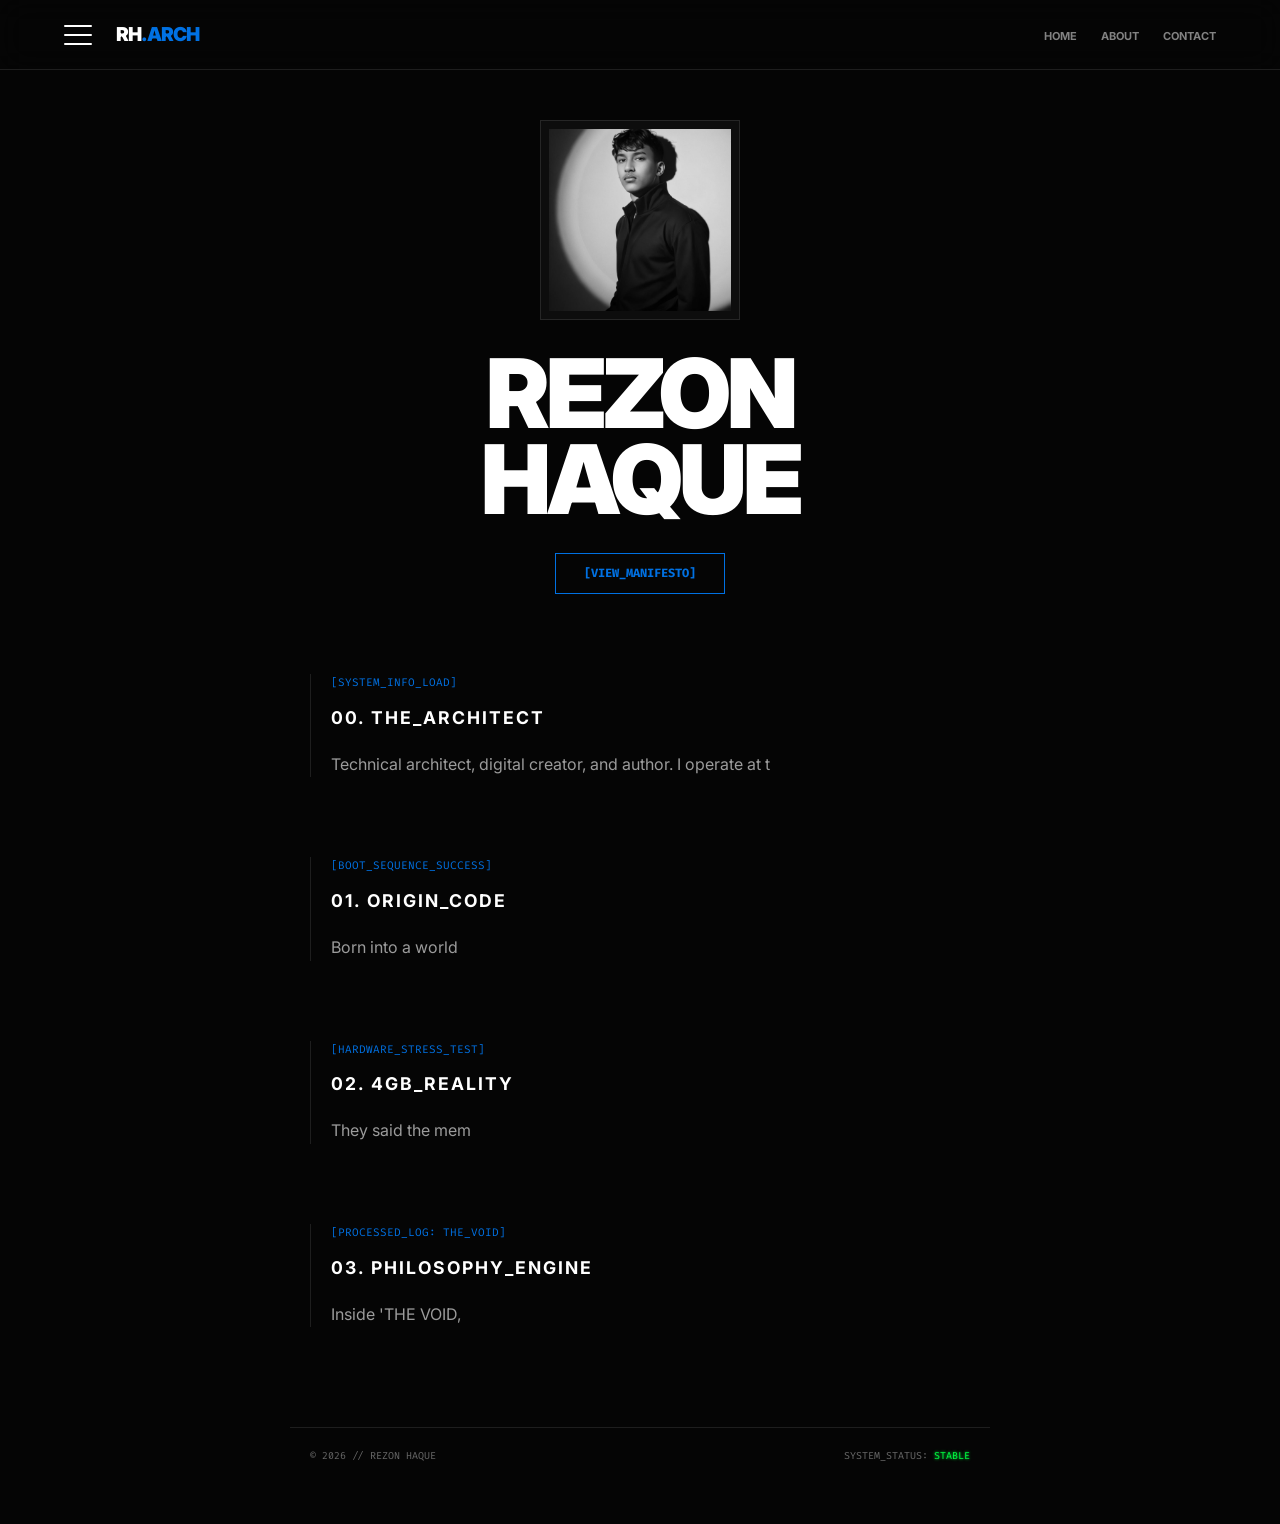
<file: deepseek_html_20260511_14e012.html>
<!DOCTYPE html>
<html lang="en">
<head>
    <title>REZON HAQUE | Technical Architect & Digital Creator</title>
    <meta charset="UTF-8">
    <meta name="viewport" content="width=device-width, initial-scale=1.0">
    <meta name="description" content="Portfolio of Rezon Haque: technical architect, author of THE VOID, hardware optimization.">
    <link href="https://fonts.googleapis.com/css2?family=Inter:wght@300;700;900&family=Fira+Code&display=swap" rel="stylesheet">
    <style>
        * {
            margin: 0;
            padding: 0;
            box-sizing: border-box;
        }

        body {
            background: #050505;
            color: #fff;
            font-family: 'Inter', sans-serif;
            line-height: 1.6;
            overflow-x: hidden;
        }

        /* glass navbar */
        .navbar {
            position: fixed;
            top: 0;
            left: 0;
            width: 100%;
            height: 70px;
            display: flex;
            align-items: center;
            justify-content: space-between;
            padding: 0 5%;
            background: rgba(5, 5, 5, 0.8);
            backdrop-filter: blur(15px);
            border-bottom: 1px solid rgba(255,255,255,0.1);
            z-index: 999;
        }

        .nav-left {
            display: flex;
            align-items: center;
            gap: 24px;
        }

        /* 3-bar hamburger + hover side menu */
        .hamburger-area {
            position: relative;
        }

        .hamburger {
            width: 28px;
            height: 20px;
            display: flex;
            flex-direction: column;
            justify-content: space-between;
            cursor: pointer;
        }

        .hamburger span {
            height: 2px;
            background: white;
            border-radius: 2px;
            transition: 0.2s;
        }

        .side-menu {
            position: fixed;
            left: 0;
            top: 70px;
            width: 260px;
            background: rgba(8, 8, 12, 0.96);
            backdrop-filter: blur(20px);
            border-right: 1px solid rgba(255,255,255,0.1);
            border-bottom: 1px solid rgba(255,255,255,0.1);
            border-radius: 0 12px 12px 0;
            padding: 32px 0;
            transform: translateX(-100%);
            transition: transform 0.25s ease;
            z-index: 1000;
        }

        .hamburger-area:hover .side-menu {
            transform: translateX(0);
        }

        .side-menu ul {
            list-style: none;
            padding: 0 24px;
        }

        .side-menu li {
            margin: 28px 0;
        }

        .side-menu a {
            font-family: 'Fira Code', monospace;
            font-size: 0.9rem;
            color: rgba(255,255,255,0.6);
            text-decoration: none;
            transition: 0.2s;
        }

        .side-menu a:hover {
            color: #0071e3;
            margin-left: 6px;
        }

        .logo {
            font-weight: 900;
            font-size: 1.2rem;
            letter-spacing: -1px;
        }

        .logo span {
            color: #0071e3;
        }

        .nav-right a {
            color: rgba(255,255,255,0.5);
            text-decoration: none;
            font-size: 11px;
            font-weight: 700;
            margin-left: 20px;
            transition: 0.2s;
        }

        .nav-right a:hover {
            color: #0071e3;
        }

        .container {
            max-width: 700px;
            margin: 120px auto 0;
            padding: 0 20px;
        }

        .profile {
            text-align: center;
            margin-bottom: 80px;
        }

        .photo {
            width: 200px;
            height: 200px;
            margin: 0 auto 30px;
            border: 1px solid rgba(255,255,255,0.1);
            padding: 8px;
            background: rgba(255,255,255,0.03);
        }

        .photo img {
            width: 100%;
            height: 100%;
            object-fit: cover;
            filter: grayscale(100%);
            transition: 0.3s;
        }

        .photo:hover img {
            filter: grayscale(0);
        }

        h1 {
            font-size: clamp(3rem, 10vw, 6rem);
            font-weight: 900;
            letter-spacing: -4px;
            text-transform: uppercase;
            line-height: 0.9;
            margin-bottom: 30px;
        }

        .btn {
            display: inline-block;
            padding: 10px 28px;
            border: 1px solid #0071e3;
            color: #0071e3;
            font-family: 'Fira Code', monospace;
            font-size: 12px;
            font-weight: bold;
            text-decoration: none;
            transition: 0.3s;
            background: transparent;
            cursor: pointer;
        }

        .btn:hover {
            background: #0071e3;
            color: white;
            box-shadow: 0 0 15px rgba(0,113,227,0.3);
        }

        .log {
            margin-bottom: 80px;
            padding-left: 20px;
            border-left: 1px solid rgba(255,255,255,0.1);
        }

        .time {
            font-family: 'Fira Code', monospace;
            font-size: 11px;
            color: #0071e3;
            margin-bottom: 12px;
            display: block;
        }

        h2 {
            font-size: 1.1rem;
            letter-spacing: 2px;
            margin-bottom: 20px;
        }

        /* typing paragraph styling */
        .typing-paragraph {
            color: rgba(255,255,255,0.6);
            font-size: 1rem;
            line-height: 1.6;
            min-height: 1.6em;
        }

        .cursor {
            display: inline-block;
            width: 2px;
            height: 1.2em;
            background: #0071e3;
            vertical-align: middle;
            margin-left: 2px;
            animation: blink 1s step-end infinite;
        }

        @keyframes blink {
            0%, 100% { opacity: 0; }
            50% { opacity: 1; }
        }

        /* about typing page */
        .typing-page {
            padding: 20px 0;
        }

        .typing-line {
            font-size: 1rem;
            color: rgba(255,255,255,0.7);
            margin-bottom: 24px;
            border-left: 2px solid #0071e3;
            padding-left: 20px;
            font-family: 'Fira Code', monospace;
        }

        .contact-card {
            background: rgba(255,255,255,0.03);
            border: 1px solid rgba(255,255,255,0.1);
            padding: 40px;
            text-align: center;
            border-radius: 12px;
            margin: 30px 0;
        }

        .insta-btn {
            display: inline-flex;
            align-items: center;
            gap: 12px;
            background: linear-gradient(135deg, #f09433, #d62976, #962fbf);
            padding: 12px 32px;
            border-radius: 40px;
            color: white;
            text-decoration: none;
            font-weight: bold;
            transition: transform 0.2s;
            margin-top: 20px;
        }

        .insta-btn:hover {
            transform: scale(1.02);
        }

        footer {
            max-width: 700px;
            margin: 100px auto 40px;
            padding: 20px;
            border-top: 1px solid rgba(255,255,255,0.1);
            font-family: 'Fira Code', monospace;
            font-size: 10px;
            color: rgba(255,255,255,0.4);
            display: flex;
            justify-content: space-between;
        }

        .status {
            color: #00ff41;
            text-shadow: 0 0 3px #00ff41;
        }

        @media (max-width: 600px) {
            .nav-right { display: none; }
            .side-menu { width: 240px; }
        }
    </style>
</head>
<body>

<nav class="navbar">
    <div class="nav-left">
        <div class="hamburger-area">
            <div class="hamburger">
                <span></span><span></span><span></span>
            </div>
            <div class="side-menu">
                <ul>
                    <li><a href="#" id="nav-home">🏠 HOME</a></li>
                    <li><a href="#" id="nav-about">📖 ABOUT ME (typing effect)</a></li>
                    <li><a href="#" id="nav-contact">📬 CONTACT ME</a></li>
                </ul>
            </div>
        </div>
        <div class="logo">RH<span>.ARCH</span></div>
    </div>
    <div class="nav-right">
        <a href="#" id="top-home">HOME</a>
        <a href="#" id="top-about">ABOUT</a>
        <a href="#" id="top-contact">CONTACT</a>
    </div>
</nav>

<div class="container">
    <div class="profile">
        <div class="photo">
            <img src="Rezon.jpeg" alt="Rezon Haque" onerror="this.src='https://placehold.co/200x200/333/white?text=REZON'">
        </div>
        <h1>REZON<br>HAQUE</h1>
        <a href="#" class="btn" id="manifesto-btn">[VIEW_MANIFESTO]</a>
    </div>
    <div id="dynamic-content"></div>
</div>

<footer>
    <span>© 2026 // REZON HAQUE</span>
    <span>SYSTEM_STATUS: <span class="status">STABLE</span></span>
</footer>

<script>
    // ----- HOME CONTENT (preserved exactly) -----
    const homeHTML = `
        <div class="log" id="about-sec">
            <span class="time">[SYSTEM_INFO_LOAD]</span>
            <h2>00. THE_ARCHITECT</h2>
            <p class="typing-paragraph" data-text="Technical architect, digital creator, and author. I operate at the intersection of raw hardware performance and high-level digital philosophy. From optimizing low-end systems to drafting 'THE VOID,' my goal is absolute efficiency."></p>
        </div>
        <div class="log">
            <span class="time">[BOOT_SEQUENCE_SUCCESS]</span>
            <h2>01. ORIGIN_CODE</h2>
            <p class="typing-paragraph" data-text="Born into a world of predefined interfaces, I chose the command line. My architecture was built in the silence of the Class 8 barracks, where I realized that hardware is just a mirror of the soul. I don't follow the path; I write the script."></p>
        </div>
        <div class="log">
            <span class="time">[HARDWARE_STRESS_TEST]</span>
            <h2>02. 4GB_REALITY</h2>
            <p class="typing-paragraph" data-text="They said the memory was blown, that the system was capped at 2GB. I took the alcohol, I took the friction, and I reclaimed the physical space. Now running 4GB stable with 5.5GB zRAM. Efficiency is my religion. Independence is my OS."></p>
        </div>
        <div class="log">
            <span class="time">[PROCESSED_LOG: THE_VOID]</span>
            <h2>03. PHILOSOPHY_ENGINE</h2>
            <p class="typing-paragraph" data-text="Inside 'THE VOID,' I am crafting a memoir of the silicon age. It's not just writing; it's data persistence. A philosophical manuscript for those who feel the hum of the motherboard. RHX Enterprises is the network. I am the Root."></p>
        </div>
    `;

    // ----- ABOUT PAGE (fresh typing effect) -----
    const aboutHTML = `
        <div class="typing-page">
            <div class="log">
                <span class="time">[ABOUT_BOOT]</span>
                <h2>// REZON_HAQUE //</h2>
                <div id="typing-lines">
                    <div class="typing-line" data-text=">_ Technical architect. Digital creator. Author of THE VOID."></div>
                    <div class="typing-line" data-text=">_ I rebuild hardware from the kernel up — and write philosophy that cuts through silicon."></div>
                    <div class="typing-line" data-text=">_ My workflow: low-end optimization, zRAM sorcery, and absolute efficiency."></div>
                    <div class="typing-line" data-text=">_ THE VOID is my manuscript — a cyberpunk memoir for those who hear the motherboard hum."></div>
                    <div class="typing-line" data-text=">_ Root access: granted. System: independent. Future: unwritten."></div>
                </div>
                <a href="#" class="btn" id="back-home-from-about" style="margin-top: 40px;">⌂ BACK TO HOME</a>
            </div>
        </div>
    `;

    // ----- CONTACT PAGE -----
    const contactHTML = `
        <div class="typing-page">
            <div class="log">
                <span class="time">[CONTACT_SIGNAL]</span>
                <h2>// CONNECT_WITH_ME //</h2>
                <div class="contact-card">
                    <p style="font-family: monospace; margin-bottom: 20px;">[ DIGITAL_FOOTPRINT ]</p>
                    <a href="https://www.instagram.com/rezon.5839/" target="_blank" class="insta-btn">
                        📸 INSTAGRAM : @rezon.5839
                    </a>
                    <p style="margin-top: 30px; font-size: 12px; color: rgba(255,255,255,0.4);">Creative inquiries | collaboration | direct message</p>
                </div>
                <a href="#" class="btn" id="back-home-from-contact" style="margin-top: 20px;">⌂ BACK TO HOME</a>
            </div>
        </div>
    `;

    // Global variables
    let activeObserver = null;
    let activeTypingTimers = [];

    function clearAllTyping() {
        activeTypingTimers.forEach(timer => clearInterval(timer));
        activeTypingTimers = [];
    }

    // Smooth typing for a single element
    function typeText(element, text, speed = 25) {
        return new Promise((resolve) => {
            let i = 0;
            element.textContent = '';
            const timer = setInterval(() => {
                if (i < text.length) {
                    element.textContent += text.charAt(i);
                    i++;
                } else {
                    clearInterval(timer);
                    // add cursor at the end
                    const cursorSpan = document.createElement('span');
                    cursorSpan.className = 'cursor';
                    element.appendChild(cursorSpan);
                    resolve();
                }
            }, speed);
            activeTypingTimers.push(timer);
        });
    }

    // Initialize homepage typing with Intersection Observer
    function initHomeTyping() {
        const container = document.getElementById('dynamic-content');
        if (!container) return;
        
        const paragraphs = Array.from(container.querySelectorAll('.typing-paragraph'));
        if (paragraphs.length === 0) return;

        // reset all paragraphs
        paragraphs.forEach(p => {
            const originalText = p.getAttribute('data-text');
            if (originalText) {
                p.textContent = '';
                p.style.opacity = '1';
            }
        });

        if (activeObserver) activeObserver.disconnect();
        clearAllTyping();

        const observer = new IntersectionObserver((entries) => {
            entries.forEach(entry => {
                if (entry.isIntersecting) {
                    const p = entry.target;
                    const text = p.getAttribute('data-text');
                    if (text && p.textContent.trim() === '') {
                        typeText(p, text, 20);
                        observer.unobserve(p);
                    }
                }
            });
        }, { threshold: 0.3, rootMargin: "0px 0px -20px 0px" });

        paragraphs.forEach(p => observer.observe(p));
        activeObserver = observer;
    }

    // About page: type lines sequentially
    let aboutTypingInterval = null;
    function startAboutTyping() {
        const container = document.getElementById('typing-lines');
        if (!container) return;
        const lines = Array.from(container.querySelectorAll('.typing-line'));
        if (lines.length === 0) return;

        // reset lines
        lines.forEach(line => {
            const original = line.getAttribute('data-text');
            if (original) {
                line.textContent = '';
                line.style.opacity = '1';
            }
        });

        if (aboutTypingInterval) clearInterval(aboutTypingInterval);
        let lineIndex = 0;
        let charIndex = 0;
        let currentLine = lines[lineIndex];
        if (!currentLine) return;
        let fullText = currentLine.getAttribute('data-text') || '';

        function typeNextChar() {
            if (lineIndex >= lines.length) {
                clearInterval(aboutTypingInterval);
                aboutTypingInterval = null;
                return;
            }
            const line = lines[lineIndex];
            const target = line.getAttribute('data-text') || '';
            if (charIndex < target.length) {
                line.textContent = target.substring(0, charIndex + 1);
                charIndex++;
            } else {
                // move to next line
                lineIndex++;
                charIndex = 0;
                if (lineIndex < lines.length) {
                    // just continue
                } else {
                    clearInterval(aboutTypingInterval);
                    aboutTypingInterval = null;
                    // add cursor to last line
                    const lastLine = lines[lines.length - 1];
                    if (lastLine && !lastLine.querySelector('.cursor')) {
                        const cursorSpan = document.createElement('span');
                        cursorSpan.className = 'cursor';
                        lastLine.appendChild(cursorSpan);
                    }
                }
            }
        }
        aboutTypingInterval = setInterval(typeNextChar, 35);
    }

    // Render functions
    function renderHome() {
        const container = document.getElementById('dynamic-content');
        if (!container) return;
        container.innerHTML = homeHTML;
        if (aboutTypingInterval) clearInterval(aboutTypingInterval);
        clearAllTyping();
        initHomeTyping();
    }

    function renderAbout() {
        const container = document.getElementById('dynamic-content');
        if (!container) return;
        container.innerHTML = aboutHTML;
        if (activeObserver) activeObserver.disconnect();
        clearAllTyping();
        if (aboutTypingInterval) clearInterval(aboutTypingInterval);
        setTimeout(() => {
            startAboutTyping();
        }, 80);
        const backBtn = document.getElementById('back-home-from-about');
        if (backBtn) backBtn.onclick = (e) => { e.preventDefault(); renderHome(); };
    }

    function renderContact() {
        const container = document.getElementById('dynamic-content');
        if (!container) return;
        container.innerHTML = contactHTML;
        if (activeObserver) activeObserver.disconnect();
        clearAllTyping();
        if (aboutTypingInterval) clearInterval(aboutTypingInterval);
        const backBtn = document.getElementById('back-home-from-contact');
        if (backBtn) backBtn.onclick = (e) => { e.preventDefault(); renderHome(); };
    }

    // Event binding
    document.getElementById('nav-home')?.addEventListener('click', (e) => { e.preventDefault(); renderHome(); });
    document.getElementById('nav-about')?.addEventListener('click', (e) => { e.preventDefault(); renderAbout(); });
    document.getElementById('nav-contact')?.addEventListener('click', (e) => { e.preventDefault(); renderContact(); });
    document.getElementById('top-home')?.addEventListener('click', (e) => { e.preventDefault(); renderHome(); });
    document.getElementById('top-about')?.addEventListener('click', (e) => { e.preventDefault(); renderAbout(); });
    document.getElementById('top-contact')?.addEventListener('click', (e) => { e.preventDefault(); renderContact(); });
    document.getElementById('manifesto-btn')?.addEventListener('click', (e) => { e.preventDefault(); renderAbout(); });

    // Start
    renderHome();
</script>
</body>
</html>
</file>
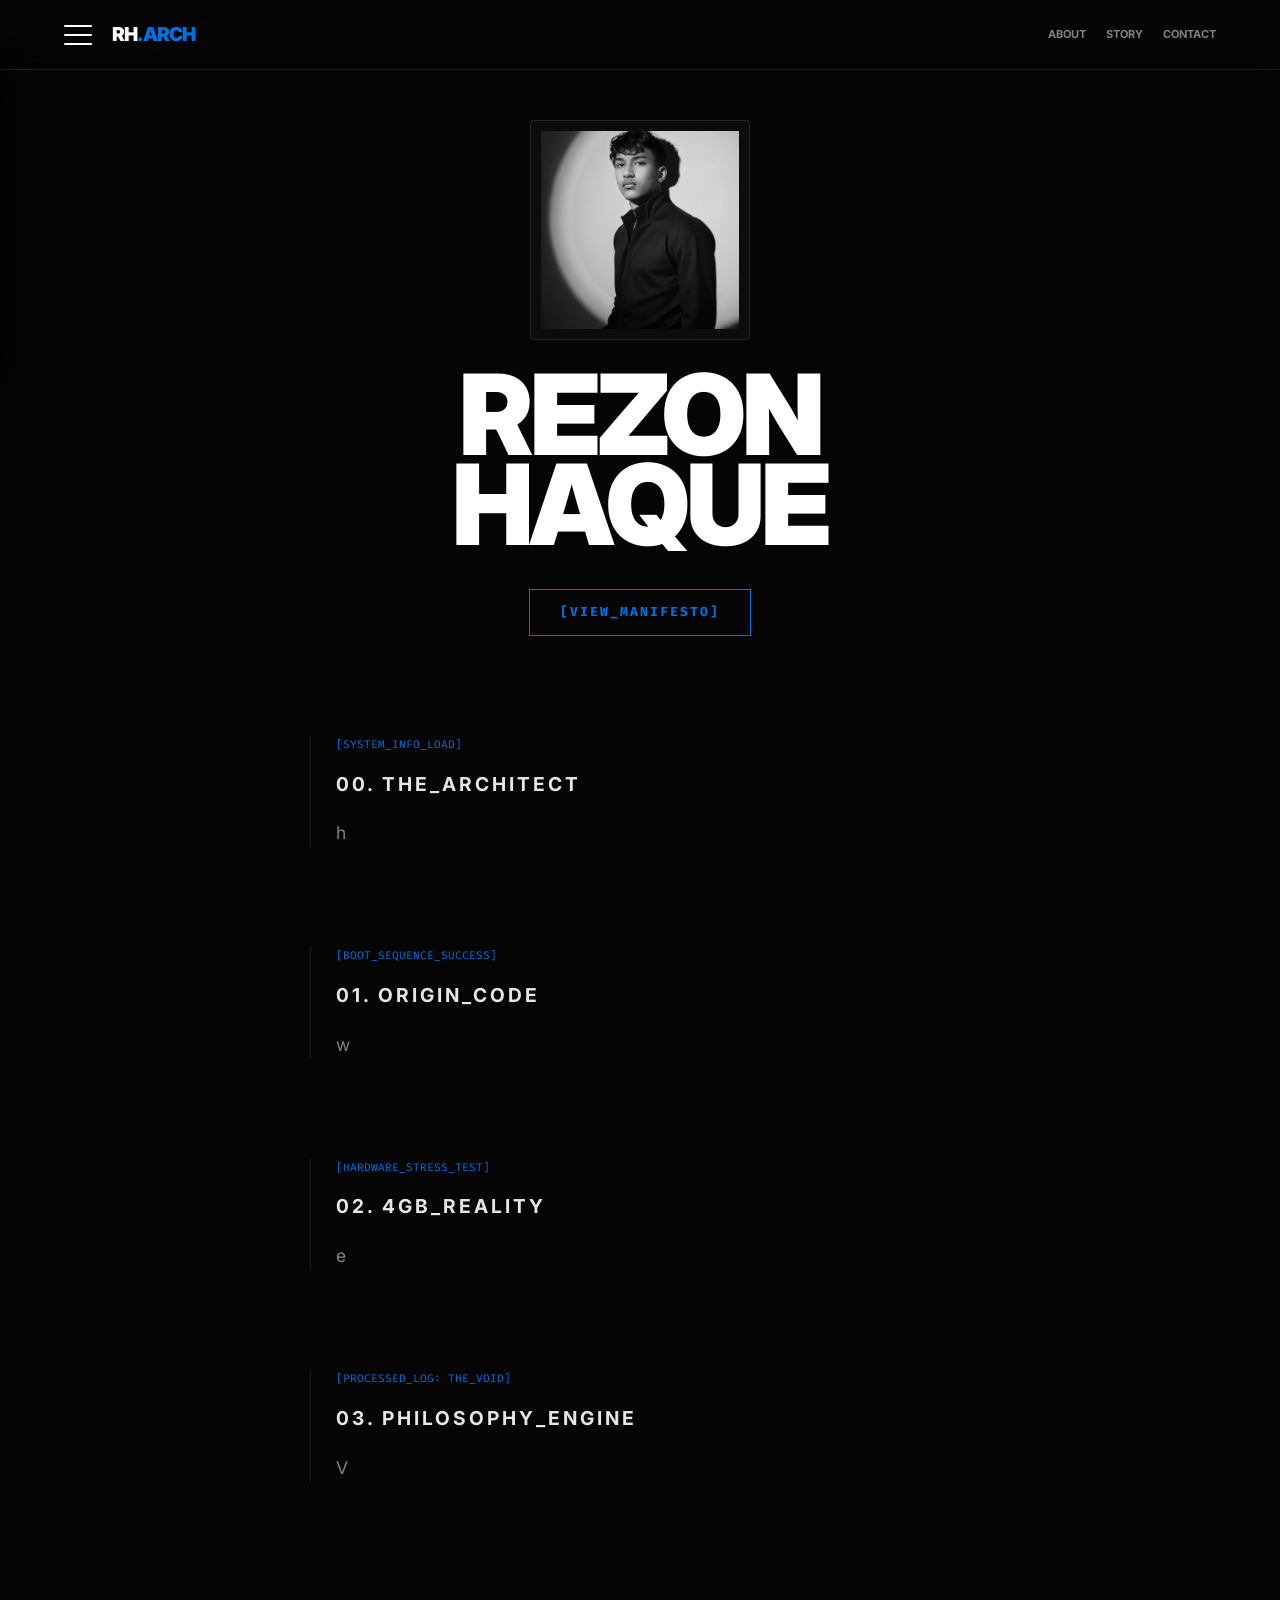
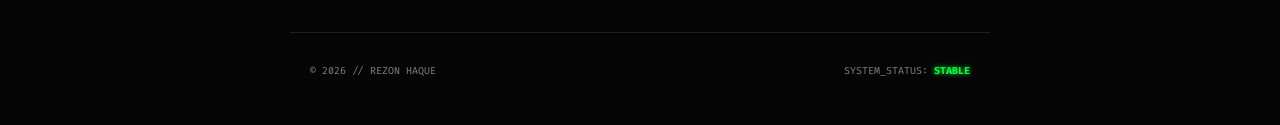
<file: deepseek_html_20260511_39f50f.html>
<!DOCTYPE html>
<html lang="en">
<head>
    <title>REZON HAQUE | Technical Architect & Digital Creator</title>
    <meta name="description" content="Portfolio of Rezon Haque: Student, technical architect, and author of THE VOID. Specializing in hardware optimization and digital creation.">
    <meta name="keywords" content="Rezon Haque, Rezon, Technical Architect, THE VOID book, hardware optimization">
    <link rel="canonical" href="https://rezonhaque.work.gd/">
    <meta charset="UTF-8">
    <meta name="viewport" content="width=device-width, initial-scale=1.0">
    <link href="https://fonts.googleapis.com/css2?family=Inter:wght@300;700;900&family=Fira+Code&display=swap" rel="stylesheet">
    
    <style>
        :root {
            --bg: #050505;
            --accent: #0071e3;
            --text: #ffffff;
            --dim: rgba(255, 255, 255, 0.5);
            --border: rgba(255, 255, 255, 0.1);
            --glass: rgba(255, 255, 255, 0.03);
        }

        * { margin: 0; padding: 0; box-sizing: border-box; scroll-behavior: smooth; }

        body {
            background-color: var(--bg);
            color: var(--text);
            font-family: 'Inter', sans-serif;
            line-height: 1.6;
            overflow-x: hidden;
        }

        /* Navbar */
        .glass-nav {
            position: fixed; top: 0; left: 0; width: 100%; height: 70px;
            display: flex; justify-content: space-between; align-items: center;
            padding: 0 5%; background: rgba(5, 5, 5, 0.8);
            backdrop-filter: blur(15px); border-bottom: 1px solid var(--border);
            z-index: 9999;
        }

        /* left section: hamburger + logo */
        .nav-left {
            display: flex;
            align-items: center;
            gap: 20px;
        }

        /* ===== HAMBURGER (3 BARS) ===== */
        .hamburger-trigger {
            display: flex;
            flex-direction: column;
            justify-content: space-between;
            width: 28px;
            height: 20px;
            cursor: pointer;
            transition: opacity 0.2s ease;
            z-index: 10001;
            position: relative;
        }
        .hamburger-trigger span {
            display: block;
            height: 2px;
            width: 100%;
            background-color: var(--text);
            border-radius: 4px;
            transition: 0.2s;
        }

        /* side navigation container (hover zone) */
        .side-nav-container {
            position: relative;
            display: flex;
            align-items: center;
        }
        .side-nav-menu {
            position: fixed;
            left: 0;
            top: 70px;
            width: 280px;
            background: rgba(8, 8, 12, 0.95);
            backdrop-filter: blur(20px);
            border-right: 1px solid var(--border);
            border-bottom: 1px solid var(--border);
            border-radius: 0 16px 16px 0;
            padding: 28px 0 32px 0;
            transform: translateX(-100%);
            transition: transform 0.25s cubic-bezier(0.2, 0.9, 0.4, 1.1);
            z-index: 10000;
            box-shadow: 12px 0 32px rgba(0,0,0,0.6);
        }
        /* on hover of the trigger area, show menu */
        .side-nav-container:hover .side-nav-menu {
            transform: translateX(0);
        }
        /* optional: keep menu visible if hovering the menu itself */
        .side-nav-menu:hover {
            transform: translateX(0);
        }

        .side-nav-menu ul {
            list-style: none;
            padding: 0 24px;
        }
        .side-nav-menu li {
            margin: 28px 0;
        }
        .side-nav-menu a {
            font-family: 'Fira Code', monospace;
            font-size: 1rem;
            font-weight: 600;
            letter-spacing: 1px;
            color: var(--dim);
            text-decoration: none;
            transition: 0.2s;
            display: block;
            padding: 6px 0;
            border-bottom: 1px solid transparent;
        }
        .side-nav-menu a:hover {
            color: var(--accent);
            border-bottom-color: var(--accent);
            transform: translateX(6px);
        }

        .logo { font-weight: 900; font-size: 1.2rem; letter-spacing: -1px; }
        .logo span { color: var(--accent); }
        .nav-links { display: flex; gap: 20px; align-items: center; }
        .nav-links a { 
            text-decoration: none; color: var(--dim); 
            font-size: 11px; font-weight: 700; transition: 0.3s; 
        }
        .nav-links a:hover { color: var(--accent); }

        /* Content Container */
        .story-container {
            max-width: 700px;
            margin: 120px auto 0 auto;
            padding: 0 20px;
        }

        /* Profile Header */
        .profile-header { text-align: center; margin-bottom: 100px; }
        
        .photo-wrapper {
            width: 220px; height: 220px; margin: 0 auto 30px auto;
            border: 1px solid var(--border); border-radius: 4px;
            padding: 10px; background: var(--glass);
        }
        .photo-wrapper img {
            width: 100%; height: 100%; object-fit: cover;
            filter: grayscale(100%); transition: 0.5s;
        }
        .photo-wrapper:hover img { filter: grayscale(0%); }

        .main-name {
            font-size: clamp(3rem, 12vw, 7rem);
            font-weight: 900; letter-spacing: -4px;
            text-transform: uppercase; line-height: 0.8;
            margin-bottom: 40px;
        }

        .about-btn {
            display: inline-block;
            padding: 12px 30px;
            border: 1px solid var(--accent);
            color: var(--accent);
            text-decoration: none;
            font-family: 'Fira Code', monospace;
            font-size: 13px;
            font-weight: bold;
            letter-spacing: 2px;
            transition: all 0.4s ease;
            background: transparent;
        }
        .about-btn:hover {
            background: var(--accent);
            color: white;
            box-shadow: 0 0 20px rgba(0, 113, 227, 0.4);
            transform: translateY(-2px);
        }

        /* Story Sections (home view) */
        .log-entry {
            margin-bottom: 100px; padding-left: 25px;
            border-left: 1px solid var(--border); position: relative;
            scroll-margin-top: 120px;
        }
        .timestamp {
            font-family: 'Fira Code', monospace; color: var(--accent);
            font-size: 11px; display: block; margin-bottom: 15px;
        }
        h2 { font-size: 1.2rem; letter-spacing: 3px; margin-bottom: 20px; opacity: 0.9; }

        /* Typography base */
        .story-content p {
            font-size: 1.1rem; color: var(--dim);
            text-align: justify; min-height: 1.5em;
            opacity: 0; 
        }
        .cursor {
            display: inline-block; width: 8px; height: 1.1em;
            background-color: var(--accent); margin-left: 4px;
            animation: blink 1s step-end infinite; vertical-align: middle;
        }
        @keyframes blink {
            from, to { background-color: transparent; }
            50% { background-color: var(--accent); }
        }

        /* Special Typing Page (About) */
        .typing-page {
            padding: 20px 0 60px 0;
        }
        .typing-line {
            font-size: 1.15rem;
            color: var(--dim);
            margin-bottom: 28px;
            line-height: 1.7;
            border-left: 2px solid var(--accent);
            padding-left: 24px;
        }
        .back-home-link {
            display: inline-flex;
            align-items: center;
            gap: 8px;
            margin-top: 48px;
            font-family: 'Fira Code', monospace;
            font-size: 0.8rem;
            color: var(--accent);
            text-decoration: none;
            border: 1px solid var(--border);
            padding: 10px 22px;
            transition: 0.2s;
        }
        .back-home-link:hover {
            background: rgba(0,113,227,0.1);
            border-color: var(--accent);
        }

        /* Contact Card */
        .contact-card {
            background: var(--glass);
            border: 1px solid var(--border);
            padding: 40px 32px;
            border-radius: 12px;
            text-align: center;
            margin: 30px 0;
        }
        .contact-handle {
            font-size: 1rem;
            font-family: 'Fira Code', monospace;
            color: var(--dim);
            margin-bottom: 28px;
            letter-spacing: 1px;
        }
        .insta-button {
            display: inline-flex;
            align-items: center;
            gap: 12px;
            background: linear-gradient(135deg, #f09433 0%, #d62976 50%, #962fbf 100%);
            border: none;
            padding: 14px 34px;
            border-radius: 40px;
            font-family: 'Inter', sans-serif;
            font-weight: 700;
            font-size: 1rem;
            color: white;
            text-decoration: none;
            transition: transform 0.2s, box-shadow 0.2s;
            box-shadow: 0 8px 20px rgba(0,0,0,0.3);
        }
        .insta-button:hover {
            transform: scale(1.02);
            box-shadow: 0 12px 28px rgba(0,0,0,0.5);
        }

        /* Footer */
        .tech-footer {
            max-width: 700px; margin: 150px auto 50px auto;
            padding: 0 20px; border-top: 1px solid var(--border);
            padding-top: 30px;
        }
        .footer-content {
            display: flex; justify-content: space-between;
            font-family: 'Fira Code', monospace; font-size: 10px; color: var(--dim);
        }
        .online-pulse {
            color: #00ff41; text-shadow: 0 0 5px #00ff41;
            font-weight: bold;
        }

        @media (max-width: 600px) {
            .main-name { font-size: 4rem; }
            .nav-links { display: none; }
            .side-nav-menu { width: 260px; }
        }
    </style>
</head>
<body>

<nav class="glass-nav">
    <div class="nav-left">
        <!-- 3 BARS + HOVER SIDE NAVBAR -->
        <div class="side-nav-container">
            <div class="hamburger-trigger">
                <span></span><span></span><span></span>
            </div>
            <div class="side-nav-menu">
                <ul>
                    <li><a href="#" id="side-home-link">🏠 HOME</a></li>
                    <li><a href="#" id="side-about-link">📖 ABOUT ME (typing effect)</a></li>
                    <li><a href="#" id="side-contact-link">📬 CONTACT ME</a></li>
                </ul>
            </div>
        </div>
        <div class="logo">RH<span>.ARCH</span></div>
    </div>
    <div class="nav-links">
        <a href="#about">ABOUT</a>
        <a href="#story">STORY</a>
        <a href="mailto:rezon@rhx.io">CONTACT</a>
    </div>
</nav>

<div class="story-container">
    <header class="profile-header">
        <div class="photo-wrapper">
            <img src="Rezon.jpeg" alt="Rezon Haque">
        </div>
        <h1 class="main-name">REZON<br>HAQUE</h1>
        <a href="#about" class="about-btn">[VIEW_MANIFESTO]</a>
    </header>

    <!-- dynamic content will be injected here -->
    <main id="dynamic-story" class="story-content">
        <!-- original home content injected via JS to maintain clean state -->
    </main>
</div>

<footer class="tech-footer">
    <div class="footer-content">
        <p>&copy; 2026 // REZON HAQUE</p>
        <p>SYSTEM_STATUS: <span class="online-pulse">STABLE</span></p>
    </div>
</footer>

<script>
    // --------------------------------------------------------------
    // 1. ORIGINAL HOME HTML (preserve all original texts)
    // --------------------------------------------------------------
    const getHomeHTML = () => `
        <section class="log-entry" id="about">
            <span class="timestamp">[SYSTEM_INFO_LOAD]</span>
            <h2>00. THE_ARCHITECT</h2>
            <p>Technical architect, digital creator, and author. I operate at the intersection of raw hardware performance and high-level digital philosophy. From optimizing low-end systems to drafting "THE VOID," my goal is absolute efficiency.</p>
        </section>
        <section class="log-entry" id="story">
            <span class="timestamp">[BOOT_SEQUENCE_SUCCESS]</span>
            <h2>01. ORIGIN_CODE</h2>
            <p>Born into a world of predefined interfaces, I chose the command line. My architecture was built in the silence of the Class 8 barracks, where I realized that hardware is just a mirror of the soul. I don't follow the path; I write the script.</p>
        </section>
        <section class="log-entry">
            <span class="timestamp">[HARDWARE_STRESS_TEST]</span>
            <h2>02. 4GB_REALITY</h2>
            <p>They said the memory was blown, that the system was capped at 2GB. I took the alcohol, I took the friction, and I reclaimed the physical space. Now running 4GB stable with 5.5GB zRAM. Efficiency is my religion. Independence is my OS.</p>
        </section>
        <section class="log-entry">
            <span class="timestamp">[PROCESSED_LOG: THE_VOID]</span>
            <h2>03. PHILOSOPHY_ENGINE</h2>
            <p>Inside "THE VOID," I am crafting a memoir of the silicon age. It's not just writing; it's data persistence. A philosophical manuscript for those who feel the hum of the motherboard. RHX Enterprises is the network. I am the Root.</p>
        </section>
    `;

    // --------------------------------------------------------------
    // ABOUT TYPING PAGE (JS typing effect with scroll reveal style)
    // --------------------------------------------------------------
    const getAboutTypingHTML = () => `
        <div class="typing-page">
            <div class="log-entry" style="border-left-color: var(--accent);">
                <span class="timestamp">[WHOAMI.EXE]</span>
                <h2>// ABOUT_ME: BOOTING NARRATIVE</h2>
                <div id="about-typing-container">
                    <div class="typing-line" data-type="0">>_ REZON HAQUE — technical architect, writer, hardware alchemist.</div>
                    <div class="typing-line" data-type="1">>_ I don’t just build systems — I decode their soul. From raw silicon to abstract philosophy, my craft is efficiency.</div>
                    <div class="typing-line" data-type="2">>_ Author of "THE VOID": a manuscript that fuses cyberpunk realism with human emotion. Printed in the circuitry of dreams.</div>
                    <div class="typing-line" data-type="3">>_ my current stack: low-level memory recovery, zRAM sorcery, and bleeding-edge digital resilience. Every bottleneck is a riddle.</div>
                    <div class="typing-line" data-type="4">>_ mission: rewrite the architecture of what a creator can be. hardware independent, philosophy infinite.</div>
                </div>
                <a href="#" id="about-back-home" class="back-home-link">⌂ RETURN_TO_HOME</a>
            </div>
        </div>
    `;

    // Contact page HTML with Instagram button (handle @rezon.5839)
    const getContactHTML = () => `
        <div class="typing-page">
            <div class="log-entry" style="border-left-color: var(--accent);">
                <span class="timestamp">[CONNECT_INTERFACE]</span>
                <h2>// CONTACT_SIGNAL</h2>
                <div class="contact-card">
                    <div class="contact-handle">[ DIGITAL_FOOTPRINT ]</div>
                    <a href="https://www.instagram.com/rezon.5839/" target="_blank" rel="noopener noreferrer" class="insta-button">
                        📸 INSTAGRAM : @rezon.5839
                    </a>
                    <div style="margin-top: 32px; font-size: 12px; font-family: 'Fira Code', monospace; color: var(--dim);">
                        open direct channel | creative inquiries | collaboration matrix
                    </div>
                </div>
                <a href="#" id="contact-back-home" class="back-home-link">⌂ RETURN_TO_HOME</a>
            </div>
        </div>
    `;

    // --------------------------------------------------------------
    // GLOBALS & HELPERS
    // --------------------------------------------------------------
    let activeIntersectionObserver = null;   // to clean up previous observers
    let currentTypingInterval = null;

    // stop any ongoing typewriter timers
    function stopActiveTyping() {
        if (currentTypingInterval) {
            clearInterval(currentTypingInterval);
            currentTypingInterval = null;
        }
    }

    // clean previous intersection observer (for home paragraphs typing)
    function disconnectObserver() {
        if (activeIntersectionObserver) {
            activeIntersectionObserver.disconnect();
            activeIntersectionObserver = null;
        }
    }

    // typewriter for about page: lines appear one by one with character effect
    function startAboutTypewriter() {
        const container = document.getElementById('about-typing-container');
        if (!container) return;
        const lines = Array.from(container.querySelectorAll('.typing-line'));
        if (lines.length === 0) return;
        
        // reset all lines as empty, store full text
        lines.forEach(line => {
            const rawText = line.innerText;
            line.setAttribute('data-fulltext', rawText);
            line.innerText = '';
            line.style.opacity = '1';
        });
        
        let lineIndex = 0;
        let charIndex = 0;
        let currentLine = lines[lineIndex];
        if (!currentLine) return;
        
        const fullCurrent = currentLine.getAttribute('data-fulltext') || '';
        
        function typeNextChar() {
            if (lineIndex >= lines.length) {
                // after finishing all, optionally add final cursor effect? keep stable
                if (currentTypingInterval) clearInterval(currentTypingInterval);
                currentTypingInterval = null;
                // add elegant persistent cursor on last line maybe
                const lastLine = lines[lines.length-1];
                if (lastLine && !lastLine.querySelector('.cursor')) {
                    const cursorSpan = document.createElement('span');
                    cursorSpan.className = 'cursor';
                    lastLine.appendChild(cursorSpan);
                }
                return;
            }
            
            const currentLineElem = lines[lineIndex];
            const fullText = currentLineElem.getAttribute('data-fulltext') || '';
            
            if (charIndex < fullText.length) {
                currentLineElem.innerText = fullText.substring(0, charIndex + 1);
                charIndex++;
            } else {
                // move to next line
                lineIndex++;
                charIndex = 0;
                if (lineIndex < lines.length) {
                    // add small pause between lines
                    // no extra action, just continue
                } else {
                    // finished
                    if (currentTypingInterval) clearInterval(currentTypingInterval);
                    currentTypingInterval = null;
                    const finalLast = lines[lines.length-1];
                    if (finalLast && !finalLast.querySelector('.cursor')) {
                        const cursorSpan = document.createElement('span');
                        cursorSpan.className = 'cursor';
                        finalLast.appendChild(cursorSpan);
                    }
                    return;
                }
            }
        }
        
        stopActiveTyping();
        currentTypingInterval = setInterval(typeNextChar, 35);
    }

    // original home typing effect: intersection observer based (like original but robust)
    function initHomeTypingObserver() {
        const container = document.getElementById('dynamic-story');
        if (!container) return;
        const paragraphs = container.querySelectorAll('p');
        paragraphs.forEach(p => {
            // prevent duplicate data attribute & reset content
            if (!p.getAttribute('data-original')) {
                const originalText = p.innerText;
                p.setAttribute('data-original', originalText);
                p.innerText = '';
                p.style.opacity = "0";
            } else {
                const orig = p.getAttribute('data-original');
                p.innerText = '';
                p.style.opacity = "0";
            }
        });
        
        disconnectObserver();
        const observer = new IntersectionObserver((entries) => {
            entries.forEach(entry => {
                if (entry.isIntersecting) {
                    const p = entry.target;
                    if (p.innerText === '' && p.getAttribute('data-original')) {
                        const fullText = p.getAttribute('data-original');
                        typeParagraph(p, fullText);
                        observer.unobserve(p);
                    }
                }
            });
        }, { threshold: 0.4 });
        
        paragraphs.forEach(p => {
            observer.observe(p);
        });
        activeIntersectionObserver = observer;
    }
    
    function typeParagraph(element, text) {
        let i = 0;
        element.style.opacity = "1";
        const timer = setInterval(() => {
            if (i < text.length) {
                element.innerHTML = text.charAt(i);
                i++;
            } else {
                clearInterval(timer);
                element.innerHTML = text + '<span class="cursor">|</span>';
            }
        }, 28);
    }
    
    // Render home view fully
    function renderHome() {
        const dynamicContainer = document.getElementById('dynamic-story');
        if (!dynamicContainer) return;
        dynamicContainer.innerHTML = getHomeHTML();
        // reinitialize typing observer for home paragraphs
        initHomeTypingObserver();
        // also re-bind anchor in-page? optional keep smooth scroll
        const manifestoBtn = document.querySelector('.about-btn');
        if (manifestoBtn) {
            manifestoBtn.addEventListener('click', (e) => {
                e.preventDefault();
                const aboutSection = document.getElementById('about');
                if (aboutSection) aboutSection.scrollIntoView({ behavior: 'smooth' });
            });
        }
    }
    
    // Render About Typing Page
    function renderAbout() {
        const dynamicContainer = document.getElementById('dynamic-story');
        if (!dynamicContainer) return;
        dynamicContainer.innerHTML = getAboutTypingHTML();
        disconnectObserver(); // kill home observer
        stopActiveTyping();
        // start typing effect for about lines
        setTimeout(() => {
            startAboutTypewriter();
        }, 80);
        // back to home button handling
        const backBtn = document.getElementById('about-back-home');
        if (backBtn) {
            backBtn.addEventListener('click', (e) => {
                e.preventDefault();
                renderHome();
            });
        }
    }
    
    // Render Contact Page (Instagram button)
    function renderContact() {
        const dynamicContainer = document.getElementById('dynamic-story');
        if (!dynamicContainer) return;
        dynamicContainer.innerHTML = getContactHTML();
        disconnectObserver();
        stopActiveTyping();
        // extra security: Instagram button link uses proper handle @rezon.5839
        const instaBtn = document.querySelector('.insta-button');
        if (instaBtn) {
            // ensure correct href (already set in HTML)
            instaBtn.setAttribute('href', 'https://www.instagram.com/rezon.5839/');
            instaBtn.setAttribute('target', '_blank');
        }
        const backContactBtn = document.getElementById('contact-back-home');
        if (backContactBtn) {
            backContactBtn.addEventListener('click', (e) => {
                e.preventDefault();
                renderHome();
            });
        }
    }
    
    // ----- SIDE MENU INTERACTIONS (preserve hover behavior + link actions) -----
    function bindSideMenuLinks() {
        const homeLink = document.getElementById('side-home-link');
        const aboutLink = document.getElementById('side-about-link');
        const contactLink = document.getElementById('side-contact-link');
        if (homeLink) {
            homeLink.addEventListener('click', (e) => {
                e.preventDefault();
                renderHome();
                // optional: close side menu after click (menu vanishes naturally on mouseleave)
            });
        }
        if (aboutLink) {
            aboutLink.addEventListener('click', (e) => {
                e.preventDefault();
                renderAbout();
            });
        }
        if (contactLink) {
            contactLink.addEventListener('click', (e) => {
                e.preventDefault();
                renderContact();
            });
        }
    }
    
    // also the existing [VIEW_MANIFESTO] button (scroll to about)
    function attachManifestoScroll() {
        const manifestoBtn = document.querySelector('.about-btn');
        if (manifestoBtn) {
            manifestoBtn.addEventListener('click', (e) => {
                e.preventDefault();
                const targetAbout = document.getElementById('about');
                // but if we are not on home view? only works on home view, but we can ensure if some other view active, renderHome first?
                // for consistency, we first check if home loaded -> scroll; else switch to home then scroll.
                const currentStory = document.getElementById('dynamic-story');
                const isHomeView = currentStory && currentStory.querySelector('.log-entry#about') !== null;
                if (!isHomeView) {
                    renderHome();
                    setTimeout(() => {
                        const aboutEl = document.getElementById('about');
                        if (aboutEl) aboutEl.scrollIntoView({ behavior: 'smooth' });
                    }, 100);
                } else {
                    const aboutEl = document.getElementById('about');
                    if (aboutEl) aboutEl.scrollIntoView({ behavior: 'smooth' });
                }
            });
        }
    }
    
    // also fix side menu hover persists after link click - we keep default behavior fine.
    // Ensure original integrity: preserve all content and match theme.
    function init() {
        renderHome();   // load default home view
        bindSideMenuLinks();
        attachManifestoScroll();
        // also handle existing nav links? keep but redirect to hash doesn't break, but we enhance to ensure home view if not present
        const navAbout = document.querySelector('.nav-links a[href="#about"]');
        const navStory = document.querySelector('.nav-links a[href="#story"]');
        if (navAbout) {
            navAbout.addEventListener('click', (e) => {
                e.preventDefault();
                const currentViewHasAbout = document.getElementById('dynamic-story')?.querySelector('#about');
                if (!currentViewHasAbout) renderHome();
                setTimeout(() => {
                    document.getElementById('about')?.scrollIntoView({ behavior: 'smooth' });
                }, 80);
            });
        }
        if (navStory) {
            navStory.addEventListener('click', (e) => {
                e.preventDefault();
                const currentViewHasStory = document.getElementById('dynamic-story')?.querySelector('#story');
                if (!currentViewHasStory) renderHome();
                setTimeout(() => {
                    document.getElementById('story')?.scrollIntoView({ behavior: 'smooth' });
                }, 80);
            });
        }
        // preserve original contact email link
        const contactNav = document.querySelector('.nav-links a[href="mailto:rezon@rhx.io"]');
        if (contactNav) contactNav.setAttribute('href', 'mailto:rezon@rhx.io');
    }
    
    // run when DOM ready
    document.addEventListener('DOMContentLoaded', init);
</script>
</body>
</html>
</file>
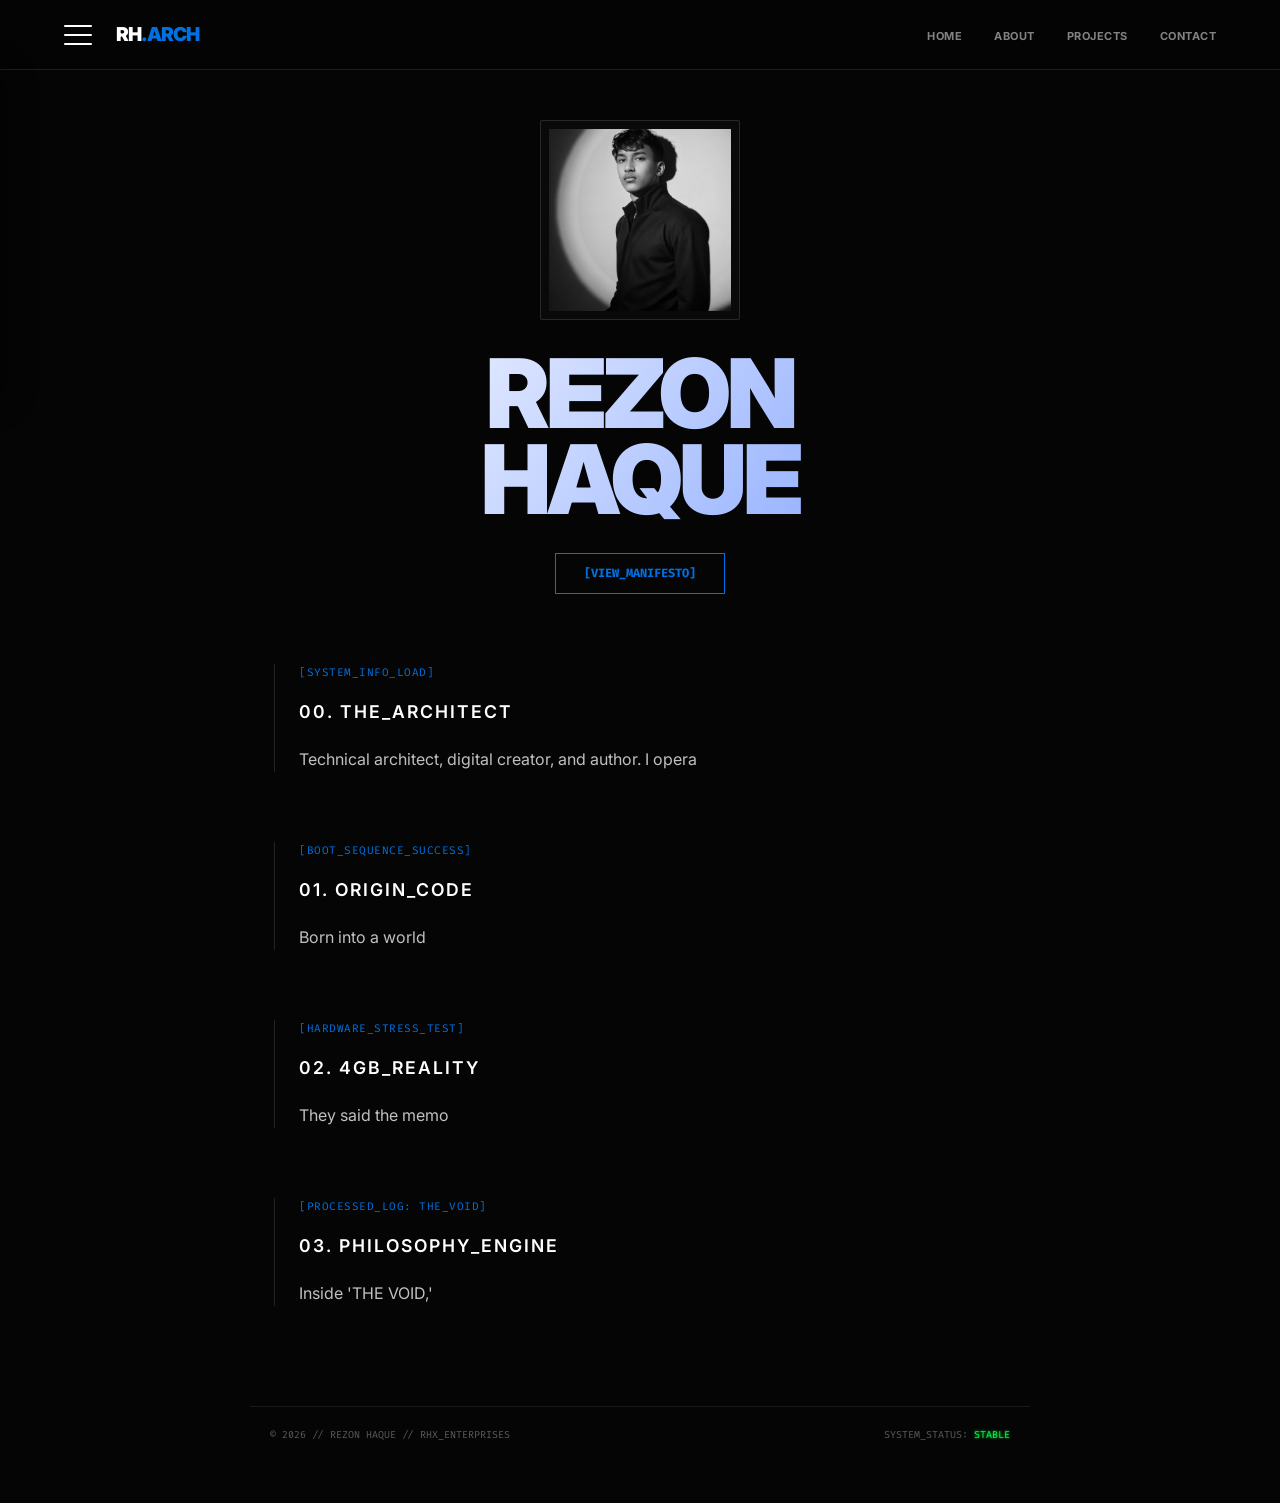
<file: deepseek_html_20260511_847c06.html>
<!DOCTYPE html>
<html lang="en">
<head>
    <title>REZON HAQUE | Technical Architect & Digital Creator</title>
    <meta charset="UTF-8">
    <meta name="viewport" content="width=device-width, initial-scale=1.0">
    <meta name="description" content="Portfolio of Rezon Haque: technical architect, author of THE VOID, hardware optimization, and cyberpunk philosophy.">
    <link href="https://fonts.googleapis.com/css2?family=Inter:wght@300;700;900&family=Fira+Code&display=swap" rel="stylesheet">
    <style>
        * {
            margin: 0;
            padding: 0;
            box-sizing: border-box;
        }

        body {
            background: #050505;
            color: #fff;
            font-family: 'Inter', sans-serif;
            line-height: 1.6;
            overflow-x: hidden;
        }

        /* ========= LOADING SCREEN ========= */
        .loading-overlay {
            position: fixed;
            top: 0;
            left: 0;
            width: 100%;
            height: 100%;
            background: #000000;
            z-index: 10000;
            display: flex;
            flex-direction: column;
            justify-content: center;
            align-items: center;
            gap: 2rem;
            backdrop-filter: blur(4px);
            transition: opacity 0.8s cubic-bezier(0.23, 1, 0.32, 1);
        }
        .loader-ring {
            width: 80px;
            height: 80px;
            border: 3px solid rgba(0,113,227,0.2);
            border-top: 3px solid #0071e3;
            border-radius: 50%;
            animation: spin 0.8s linear infinite;
        }
        .loader-text {
            font-family: 'Fira Code', monospace;
            font-size: 0.85rem;
            letter-spacing: 4px;
            color: rgba(255,255,255,0.6);
            text-transform: uppercase;
            background: rgba(0,113,227,0.1);
            padding: 8px 18px;
            border-radius: 40px;
            backdrop-filter: blur(8px);
        }
        @keyframes spin {
            0% { transform: rotate(0deg); }
            100% { transform: rotate(360deg); }
        }
        .loading-overlay.fade-out {
            opacity: 0;
            visibility: hidden;
            pointer-events: none;
        }

        /* glass navbar */
        .navbar {
            position: fixed;
            top: 0;
            left: 0;
            width: 100%;
            height: 70px;
            display: flex;
            align-items: center;
            justify-content: space-between;
            padding: 0 5%;
            background: rgba(5, 5, 5, 0.85);
            backdrop-filter: blur(15px);
            border-bottom: 1px solid rgba(255,255,255,0.1);
            z-index: 999;
        }

        .nav-left {
            display: flex;
            align-items: center;
            gap: 24px;
        }

        .hamburger-area {
            position: relative;
        }

        .hamburger {
            width: 28px;
            height: 20px;
            display: flex;
            flex-direction: column;
            justify-content: space-between;
            cursor: pointer;
        }

        .hamburger span {
            height: 2px;
            background: white;
            border-radius: 2px;
            transition: 0.2s;
        }

        .side-menu {
            position: fixed;
            left: 0;
            top: 70px;
            width: 280px;
            background: rgba(8, 8, 12, 0.96);
            backdrop-filter: blur(24px);
            border-right: 1px solid rgba(255,255,255,0.12);
            border-bottom: 1px solid rgba(255,255,255,0.08);
            border-radius: 0 16px 16px 0;
            padding: 32px 0;
            transform: translateX(-100%);
            transition: transform 0.28s cubic-bezier(0.2, 0.9, 0.4, 1.1);
            z-index: 1000;
            box-shadow: 6px 0 28px rgba(0,0,0,0.5);
        }

        .hamburger-area:hover .side-menu {
            transform: translateX(0);
        }

        .side-menu ul {
            list-style: none;
            padding: 0 28px;
        }

        .side-menu li {
            margin: 28px 0;
        }

        .side-menu a {
            font-family: 'Fira Code', monospace;
            font-size: 0.9rem;
            color: rgba(255,255,255,0.65);
            text-decoration: none;
            transition: 0.25s;
            display: inline-flex;
            align-items: center;
            gap: 12px;
            letter-spacing: -0.2px;
        }

        .side-menu a:hover {
            color: #0071e3;
            transform: translateX(8px);
            text-shadow: 0 0 5px rgba(0,113,227,0.4);
        }

        .logo {
            font-weight: 900;
            font-size: 1.2rem;
            letter-spacing: -1px;
        }

        .logo span {
            color: #0071e3;
        }

        .nav-right a {
            color: rgba(255,255,255,0.5);
            text-decoration: none;
            font-size: 11px;
            font-weight: 700;
            margin-left: 28px;
            transition: 0.2s;
            letter-spacing: 0.5px;
        }

        .nav-right a:hover {
            color: #0071e3;
        }

        .container {
            max-width: 780px;
            margin: 120px auto 0;
            padding: 0 24px;
            transition: all 0.2s;
        }

        .profile {
            text-align: center;
            margin-bottom: 70px;
            transition: opacity 0.25s ease, transform 0.2s;
        }
        .profile.hidden-profile {
            display: none;
        }

        .photo {
            width: 200px;
            height: 200px;
            margin: 0 auto 30px;
            border: 1px solid rgba(255,255,255,0.12);
            padding: 8px;
            background: rgba(255,255,255,0.02);
            border-radius: 2px;
        }

        .photo img {
            width: 100%;
            height: 100%;
            object-fit: cover;
            filter: grayscale(100%);
            transition: 0.4s ease;
        }

        .photo:hover img {
            filter: grayscale(0);
        }

        h1 {
            font-size: clamp(3rem, 10vw, 6rem);
            font-weight: 900;
            letter-spacing: -4px;
            text-transform: uppercase;
            line-height: 0.9;
            margin-bottom: 30px;
            background: linear-gradient(125deg, #fff, #7b9eff);
            background-clip: text;
            -webkit-background-clip: text;
            color: transparent;
        }

        .btn {
            display: inline-block;
            padding: 10px 28px;
            border: 1px solid #0071e3;
            color: #0071e3;
            font-family: 'Fira Code', monospace;
            font-size: 12px;
            font-weight: bold;
            text-decoration: none;
            transition: 0.3s;
            background: transparent;
            cursor: pointer;
        }

        .btn:hover {
            background: #0071e3;
            color: white;
            box-shadow: 0 0 18px rgba(0,113,227,0.4);
            border-color: #0071e3;
        }

        .log {
            margin-bottom: 70px;
            padding-left: 24px;
            border-left: 1px solid rgba(255,255,255,0.12);
        }

        .time {
            font-family: 'Fira Code', monospace;
            font-size: 11px;
            color: #0071e3;
            margin-bottom: 16px;
            display: block;
            letter-spacing: 0.5px;
        }

        h2 {
            font-size: 1.1rem;
            letter-spacing: 2px;
            margin-bottom: 20px;
            font-weight: 600;
        }

        .typing-paragraph {
            color: rgba(255,255,255,0.75);
            font-size: 1rem;
            line-height: 1.65;
            min-height: 1.6em;
        }

        .cursor {
            display: inline-block;
            width: 2px;
            height: 1.2em;
            background: #0071e3;
            vertical-align: middle;
            margin-left: 2px;
            animation: blink 1s step-end infinite;
        }

        @keyframes blink {
            0%, 100% { opacity: 0; }
            50% { opacity: 1; }
        }

        .typing-page {
            padding: 20px 0;
        }

        .typing-line {
            font-size: 1rem;
            color: rgba(255,255,255,0.75);
            margin-bottom: 28px;
            border-left: 2px solid #0071e3;
            padding-left: 22px;
            font-family: 'Fira Code', monospace;
        }

        .contact-card {
            background: rgba(255,255,255,0.03);
            border: 1px solid rgba(255,255,255,0.1);
            padding: 40px;
            text-align: center;
            border-radius: 20px;
            margin: 30px 0;
            backdrop-filter: blur(4px);
        }

        .insta-btn {
            display: inline-flex;
            align-items: center;
            gap: 12px;
            background: linear-gradient(135deg, #f09433, #d62976, #962fbf);
            padding: 12px 32px;
            border-radius: 48px;
            color: white;
            text-decoration: none;
            font-weight: bold;
            transition: transform 0.2s, box-shadow 0.2s;
            margin-top: 20px;
        }

        .insta-btn:hover {
            transform: scale(1.02);
            box-shadow: 0 10px 22px rgba(0,0,0,0.3);
        }

        /* project specific cards */
        .project-item {
            margin-bottom: 2rem;
            border-left: 2px solid rgba(0,113,227,0.4);
            transition: 0.2s;
        }
        .project-item:hover {
            border-left-color: #0071e3;
            padding-left: 6px;
        }
        .project-link-btn {
            margin-top: 16px;
        }
        .loading-projects {
            font-family: 'Fira Code', monospace;
            color: #0071e3;
            padding: 2rem 0;
            text-align: center;
        }

        footer {
            max-width: 780px;
            margin: 100px auto 40px;
            padding: 20px;
            border-top: 1px solid rgba(255,255,255,0.08);
            font-family: 'Fira Code', monospace;
            font-size: 10px;
            color: rgba(255,255,255,0.35);
            display: flex;
            justify-content: space-between;
        }

        .status {
            color: #00ff41;
            text-shadow: 0 0 3px #00ff41;
        }

        @media (max-width: 600px) {
            .nav-right { display: none; }
            .side-menu { width: 250px; }
            .container { padding: 0 20px; }
            .log { padding-left: 16px; }
        }

        /* glow details */
        .btn-outline-glow {
            box-shadow: 0 0 6px rgba(0,113,227,0.3);
        }
        ::selection {
            background: #0071e3;
            color: #fff;
        }
    </style>
</head>
<body>

<div class="loading-overlay" id="loadingOverlay">
    <div class="loader-ring"></div>
    <div class="loader-text">⟁ BOOTING SYSTEM ⟁</div>
</div>

<nav class="navbar">
    <div class="nav-left">
        <div class="hamburger-area">
            <div class="hamburger">
                <span></span><span></span><span></span>
            </div>
            <div class="side-menu">
                <ul>
                    <li><a href="#" id="nav-home">🏠 HOME</a></li>
                    <li><a href="#" id="nav-about">📖 ABOUT ME (typing effect)</a></li>
                    <li><a href="#" id="nav-projects">🗂️ PROJECTS / MANIFESTS</a></li>
                    <li><a href="#" id="nav-contact">📬 CONTACT ME</a></li>
                </ul>
            </div>
        </div>
        <div class="logo">RH<span>.ARCH</span></div>
    </div>
    <div class="nav-right">
        <a href="#" id="top-home">HOME</a>
        <a href="#" id="top-about">ABOUT</a>
        <a href="#" id="top-projects">PROJECTS</a>
        <a href="#" id="top-contact">CONTACT</a>
    </div>
</nav>

<div class="container">
    <div class="profile" id="profileSection">
        <div class="photo">
            <img src="Rezon.jpeg" alt="Rezon Haque" onerror="this.src='https://placehold.co/200x200/1a1a2e/white?text=REZON+ARCH'">
        </div>
        <h1>REZON<br>HAQUE</h1>
        <a href="#" class="btn" id="manifesto-btn">[VIEW_MANIFESTO]</a>
    </div>
    <div id="dynamic-content"></div>
</div>

<footer>
    <span>© 2026 // REZON HAQUE // RHX_ENTERPRISES</span>
    <span>SYSTEM_STATUS: <span class="status">STABLE</span></span>
</footer>

<script>
    // ---------- GLOBALS ----------
    let activeObserver = null;
    let activeTypingTimers = [];
    let aboutTypingInterval = null;

    // Helper: clear all ongoing typing timers
    function clearAllTyping() {
        activeTypingTimers.forEach(timer => clearInterval(timer));
        activeTypingTimers = [];
    }

    function stopAboutTyping() {
        if (aboutTypingInterval) {
            clearInterval(aboutTypingInterval);
            aboutTypingInterval = null;
        }
    }

    // Profile visibility control
    const profileDiv = document.getElementById('profileSection');
    function setProfileVisible(visible) {
        if (!profileDiv) return;
        if (visible) {
            profileDiv.classList.remove('hidden-profile');
        } else {
            profileDiv.classList.add('hidden-profile');
        }
    }

    // Smooth typing per element promise-based
    function typeText(element, text, speed = 24) {
        return new Promise((resolve) => {
            let i = 0;
            element.textContent = '';
            const timer = setInterval(() => {
                if (i < text.length) {
                    element.textContent += text.charAt(i);
                    i++;
                } else {
                    clearInterval(timer);
                    const cursorSpan = document.createElement('span');
                    cursorSpan.className = 'cursor';
                    element.appendChild(cursorSpan);
                    resolve();
                }
            }, speed);
            activeTypingTimers.push(timer);
        });
    }

    // HOME PAGE (typing with intersection observer)
    const homeHTML = `
        <div class="log" id="about-sec">
            <span class="time">[SYSTEM_INFO_LOAD]</span>
            <h2>00. THE_ARCHITECT</h2>
            <p class="typing-paragraph" data-text="Technical architect, digital creator, and author. I operate at the intersection of raw hardware performance and high-level digital philosophy. From optimizing low-end systems to drafting 'THE VOID,' my goal is absolute efficiency."></p>
        </div>
        <div class="log">
            <span class="time">[BOOT_SEQUENCE_SUCCESS]</span>
            <h2>01. ORIGIN_CODE</h2>
            <p class="typing-paragraph" data-text="Born into a world of predefined interfaces, I chose the command line. My architecture was built in the silence of the Class 8 barracks, where I realized that hardware is just a mirror of the soul. I don't follow the path; I write the script."></p>
        </div>
        <div class="log">
            <span class="time">[HARDWARE_STRESS_TEST]</span>
            <h2>02. 4GB_REALITY</h2>
            <p class="typing-paragraph" data-text="They said the memory was blown, that the system was capped at 2GB. I took the alcohol, I took the friction, and I reclaimed the physical space. Now running 4GB stable with 5.5GB zRAM. Efficiency is my religion. Independence is my OS."></p>
        </div>
        <div class="log">
            <span class="time">[PROCESSED_LOG: THE_VOID]</span>
            <h2>03. PHILOSOPHY_ENGINE</h2>
            <p class="typing-paragraph" data-text="Inside 'THE VOID,' I am crafting a memoir of the silicon age. It's not just writing; it's data persistence. A philosophical manuscript for those who feel the hum of the motherboard. RHX Enterprises is the network. I am the Root."></p>
        </div>
    `;

    function initHomeTyping() {
        const container = document.getElementById('dynamic-content');
        if (!container) return;
        const paragraphs = Array.from(container.querySelectorAll('.typing-paragraph'));
        if (paragraphs.length === 0) return;
        paragraphs.forEach(p => {
            const originalText = p.getAttribute('data-text');
            if (originalText) {
                p.textContent = '';
                p.style.opacity = '1';
            }
        });
        if (activeObserver) activeObserver.disconnect();
        clearAllTyping();
        const observer = new IntersectionObserver((entries) => {
            entries.forEach(entry => {
                if (entry.isIntersecting) {
                    const p = entry.target;
                    const text = p.getAttribute('data-text');
                    if (text && p.textContent.trim() === '') {
                        typeText(p, text, 22);
                        observer.unobserve(p);
                    }
                }
            });
        }, { threshold: 0.3, rootMargin: "0px 0px -10px 0px" });
        paragraphs.forEach(p => observer.observe(p));
        activeObserver = observer;
    }

    function renderHome() {
        const container = document.getElementById('dynamic-content');
        if (container) container.innerHTML = homeHTML;
        stopAboutTyping();
        clearAllTyping();
        if (activeObserver) activeObserver.disconnect();
        setProfileVisible(true);
        initHomeTyping();
    }

    // ABOUT PAGE (typing line-by-line)
    const aboutHTML = `
        <div class="typing-page">
            <div class="log">
                <span class="time">[ABOUT_BOOT]</span>
                <h2>// REZON_HAQUE //</h2>
                <div id="typing-lines">
                    <div class="typing-line" data-text=">_ Technical architect. Digital creator. Author of THE VOID."></div>
                    <div class="typing-line" data-text=">_ I rebuild hardware from the kernel up — and write philosophy that cuts through silicon."></div>
                    <div class="typing-line" data-text=">_ My workflow: low-end optimization, zRAM sorcery, and absolute efficiency."></div>
                    <div class="typing-line" data-text=">_ THE VOID is my manuscript — a cyberpunk memoir for those who hear the motherboard hum."></div>
                    <div class="typing-line" data-text=">_ Root access: granted. System: independent. Future: unwritten."></div>
                </div>
                <a href="#" class="btn" id="back-home-from-about" style="margin-top: 40px;">⌂ BACK TO HOME</a>
            </div>
        </div>
    `;

    function startAboutTyping() {
        const containerLines = document.getElementById('typing-lines');
        if (!containerLines) return;
        const lines = Array.from(containerLines.querySelectorAll('.typing-line'));
        if (lines.length === 0) return;
        lines.forEach(line => {
            const original = line.getAttribute('data-text');
            if (original) line.textContent = '';
        });
        if (aboutTypingInterval) clearInterval(aboutTypingInterval);
        let lineIndex = 0;
        let charIndex = 0;
        function typeNextChar() {
            if (lineIndex >= lines.length) {
                clearInterval(aboutTypingInterval);
                aboutTypingInterval = null;
                const lastLine = lines[lines.length-1];
                if (lastLine && !lastLine.querySelector('.cursor')) {
                    const cursorSpan = document.createElement('span');
                    cursorSpan.className = 'cursor';
                    lastLine.appendChild(cursorSpan);
                }
                return;
            }
            const line = lines[lineIndex];
            const targetText = line.getAttribute('data-text') || '';
            if (charIndex < targetText.length) {
                line.textContent = targetText.substring(0, charIndex + 1);
                charIndex++;
            } else {
                lineIndex++;
                charIndex = 0;
            }
        }
        aboutTypingInterval = setInterval(typeNextChar, 32);
    }

    function renderAbout() {
        const container = document.getElementById('dynamic-content');
        if (container) container.innerHTML = aboutHTML;
        if (activeObserver) activeObserver.disconnect();
        clearAllTyping();
        stopAboutTyping();
        setProfileVisible(false);
        setTimeout(() => { startAboutTyping(); }, 70);
        const backBtn = document.getElementById('back-home-from-about');
        if (backBtn) backBtn.onclick = (e) => { e.preventDefault(); renderHome(); };
    }

    // ---------- PROJECTS SECTION (dynamic JSON) ----------
    async function renderProjects() {
        const container = document.getElementById('dynamic-content');
        if (!container) return;
        // Show loading state inside projects
        container.innerHTML = `
            <div class="log">
                <span class="time">[PROJECTS_SYNC]</span>
                <h2>⟡ LOADING MANIFEST ⟡</h2>
                <div class="loading-projects">
                    <span>>_ fetching digital archives ...</span>
                    <div style="margin-top:12px;"><div class="loader-ring" style="width:30px;height:30px;border-width:2px;"></div></div>
                </div>
            </div>
        `;
        setProfileVisible(false);
        if (activeObserver) activeObserver.disconnect();
        clearAllTyping();
        stopAboutTyping();

        try {
            const response = await fetch('./list.json');
            if (!response.ok) throw new Error(`HTTP ${response.status}`);
            const projects = await response.json();
            if (!Array.isArray(projects) || projects.length === 0) {
                container.innerHTML = `
                    <div class="log">
                        <span class="time">[ARCHIVE_EMPTY]</span>
                        <h2>// NO PROJECTS FOUND //</h2>
                        <p>Manifest repository awaiting new blueprints.</p>
                        <a href="#" class="btn" id="back-home-from-projects" style="margin-top: 32px;">⌂ RETURN TO SHELL</a>
                    </div>
                `;
                const backHome = document.getElementById('back-home-from-projects');
                if(backHome) backHome.onclick = (e) => { e.preventDefault(); renderHome(); };
                return;
            }

            let projectsHtml = `
                <div class="log">
                    <span class="time">[PROJECT_MANIFEST]</span>
                    <h2>// DEPLOYED_ARTIFACTS //</h2>
                    <div style="margin-top: 10px;"></div>
            `;
            projects.forEach((proj, idx) => {
                const projectName = proj.name || "Untitled Artifact";
                const description = proj.description || "No description provided.";
                const link = proj.link || "#";
                projectsHtml += `
                    <div class="project-item" style="margin-bottom: 48px;">
                        <span class="time">[0${idx+1}. ${projectName.toUpperCase()}]</span>
                        <p style="color: rgba(255,255,255,0.7); margin: 12px 0;">${description}</p>
                        <a href="${link}" target="_blank" class="btn project-link-btn" style="margin-top: 8px;">⟐ ACCESS / PURCHASE ⟐</a>
                    </div>
                `;
            });
            projectsHtml += `<a href="#" class="btn" id="back-home-from-projects" style="margin-top: 20px;">⌂ BACK TO HOME</a></div>`;
            container.innerHTML = projectsHtml;
            const backHome = document.getElementById('back-home-from-projects');
            if(backHome) backHome.onclick = (e) => { e.preventDefault(); renderHome(); };
        } catch (err) {
            console.error(err);
            container.innerHTML = `
                <div class="log">
                    <span class="time">[ERROR_SYNC]</span>
                    <h2>⚠️ MANIFEST_UNREACHABLE</h2>
                    <p>Unable to load project database. Ensure list.json is present in root directory.</p>
                    <button id="retry-projects" class="btn" style="margin-top: 24px;">⟳ RETRY CONNECTION</button>
                    <a href="#" class="btn" id="back-home-from-projects-error" style="margin-top: 18px; margin-left: 12px;">⌂ HOME</a>
                </div>
            `;
            const retryBtn = document.getElementById('retry-projects');
            if(retryBtn) retryBtn.onclick = (e) => { e.preventDefault(); renderProjects(); };
            const backBtnErr = document.getElementById('back-home-from-projects-error');
            if(backBtnErr) backBtnErr.onclick = (e) => { e.preventDefault(); renderHome(); };
        }
    }

    // CONTACT PAGE
    const contactHTML = `
        <div class="typing-page">
            <div class="log">
                <span class="time">[CONTACT_SIGNAL]</span>
                <h2>// CONNECT_WITH_ME //</h2>
                <div class="contact-card">
                    <p style="font-family: monospace; margin-bottom: 20px;">[ DIGITAL_FOOTPRINT ]</p>
                    <a href="https://www.instagram.com/rezon.5839/" target="_blank" class="insta-btn">
                        📸 INSTAGRAM : @rezon.5839
                    </a>
                    <p style="margin-top: 30px; font-size: 12px; color: rgba(255,255,255,0.5);">Creative inquiries | collaboration | direct message</p>
                </div>
                <a href="#" class="btn" id="back-home-from-contact" style="margin-top: 20px;">⌂ BACK TO HOME</a>
            </div>
        </div>
    `;

    function renderContact() {
        const container = document.getElementById('dynamic-content');
        if (container) container.innerHTML = contactHTML;
        if (activeObserver) activeObserver.disconnect();
        clearAllTyping();
        stopAboutTyping();
        setProfileVisible(false);
        const backBtn = document.getElementById('back-home-from-contact');
        if (backBtn) backBtn.onclick = (e) => { e.preventDefault(); renderHome(); };
    }

    // ----- NAVIGATION BINDINGS -----
    function bindNavigation() {
        const navHome = document.getElementById('nav-home');
        const navAbout = document.getElementById('nav-about');
        const navProjects = document.getElementById('nav-projects');
        const navContact = document.getElementById('nav-contact');
        const topHome = document.getElementById('top-home');
        const topAbout = document.getElementById('top-about');
        const topProjects = document.getElementById('top-projects');
        const topContact = document.getElementById('top-contact');
        const manifestoBtn = document.getElementById('manifesto-btn');

        if (navHome) navHome.addEventListener('click', (e) => { e.preventDefault(); renderHome(); });
        if (navAbout) navAbout.addEventListener('click', (e) => { e.preventDefault(); renderAbout(); });
        if (navProjects) navProjects.addEventListener('click', (e) => { e.preventDefault(); renderProjects(); });
        if (navContact) navContact.addEventListener('click', (e) => { e.preventDefault(); renderContact(); });
        if (topHome) topHome.addEventListener('click', (e) => { e.preventDefault(); renderHome(); });
        if (topAbout) topAbout.addEventListener('click', (e) => { e.preventDefault(); renderAbout(); });
        if (topProjects) topProjects.addEventListener('click', (e) => { e.preventDefault(); renderProjects(); });
        if (topContact) topContact.addEventListener('click', (e) => { e.preventDefault(); renderContact(); });
        if (manifestoBtn) manifestoBtn.addEventListener('click', (e) => { e.preventDefault(); renderAbout(); });
    }

    // LOADING SCREEN removal
    window.addEventListener('load', () => {
        const loader = document.getElementById('loadingOverlay');
        if (loader) {
            setTimeout(() => {
                loader.classList.add('fade-out');
                setTimeout(() => { if(loader.parentNode) loader.style.display = 'none'; }, 800);
            }, 500);
        }
        renderHome();
        bindNavigation();
    });
    // Fallback if dynamic content not yet ready
    if (document.readyState === 'loading') {
        document.addEventListener('DOMContentLoaded', () => {
            if(!document.getElementById('dynamic-content')?.innerHTML) renderHome();
            bindNavigation();
        });
    } else {
        if(document.getElementById('dynamic-content') && !document.getElementById('dynamic-content').innerHTML) renderHome();
        bindNavigation();
    }
</script>
</body>
</html>
</file>
